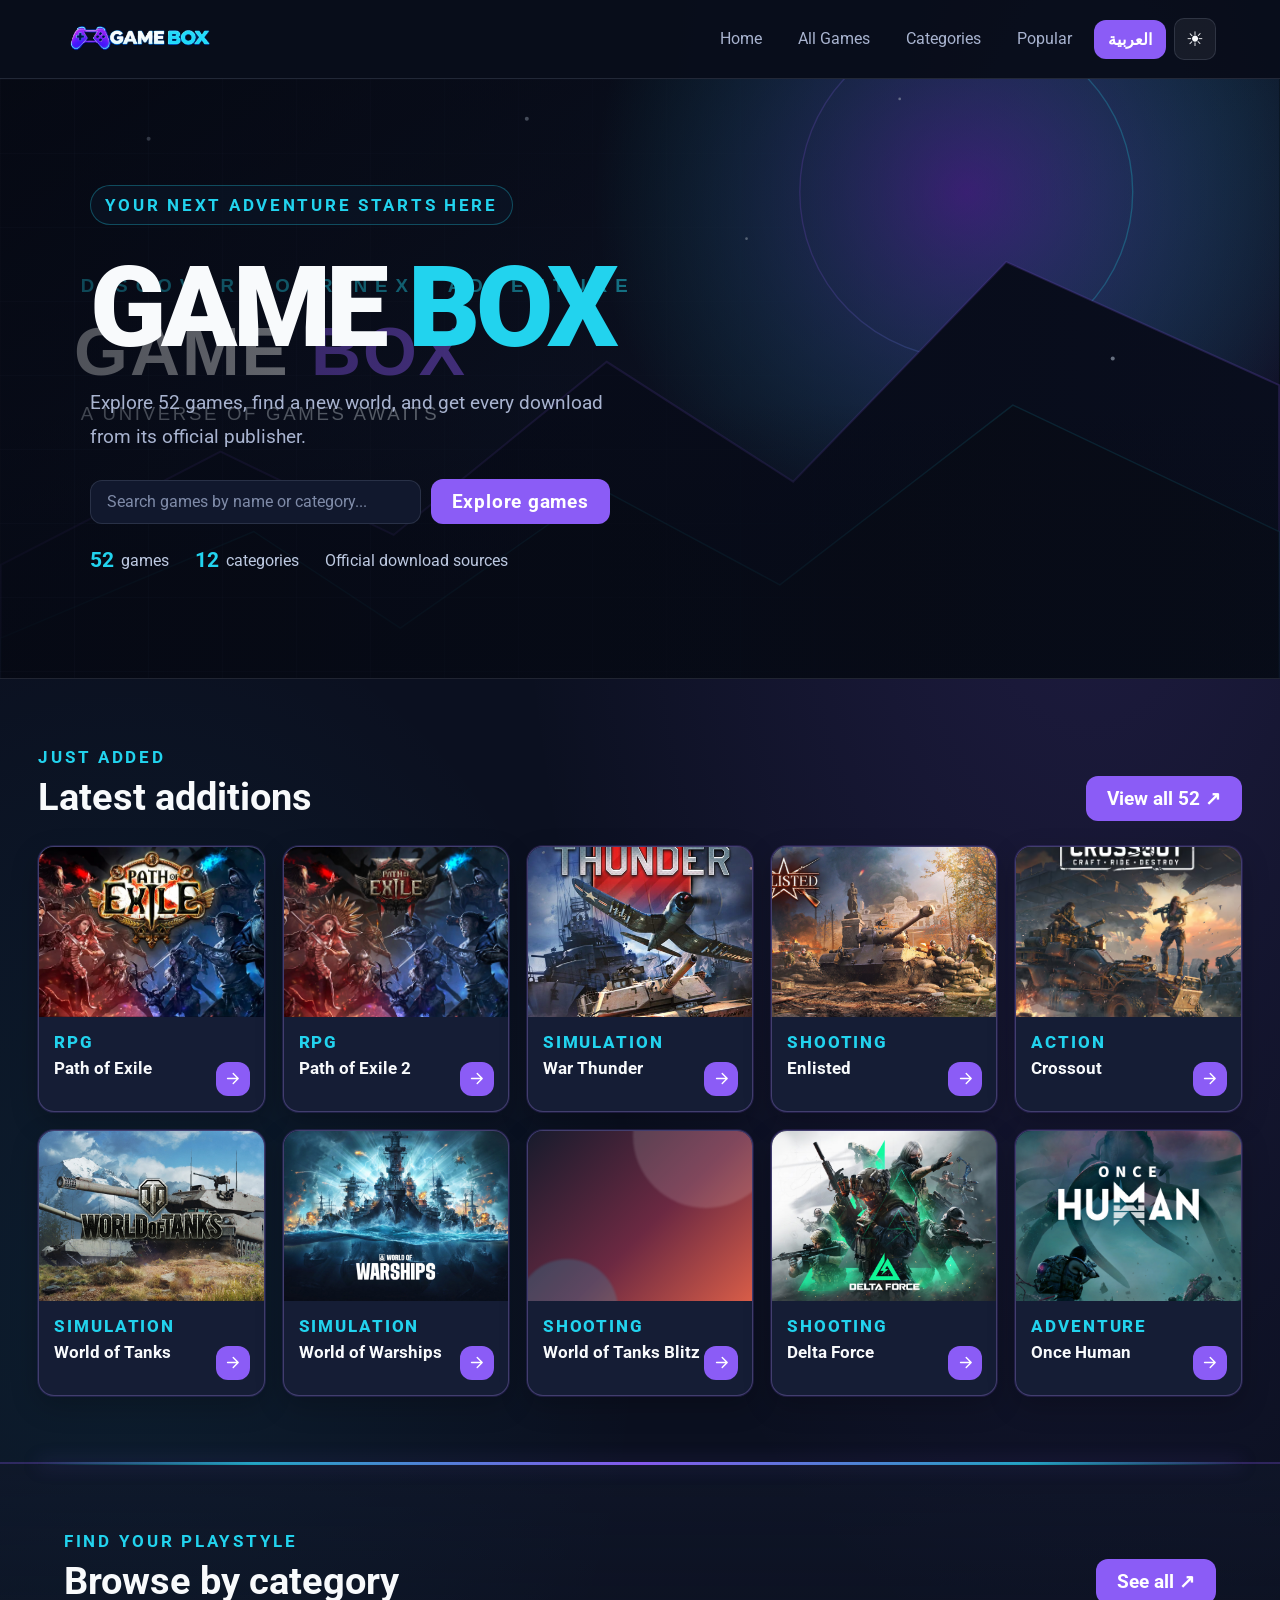
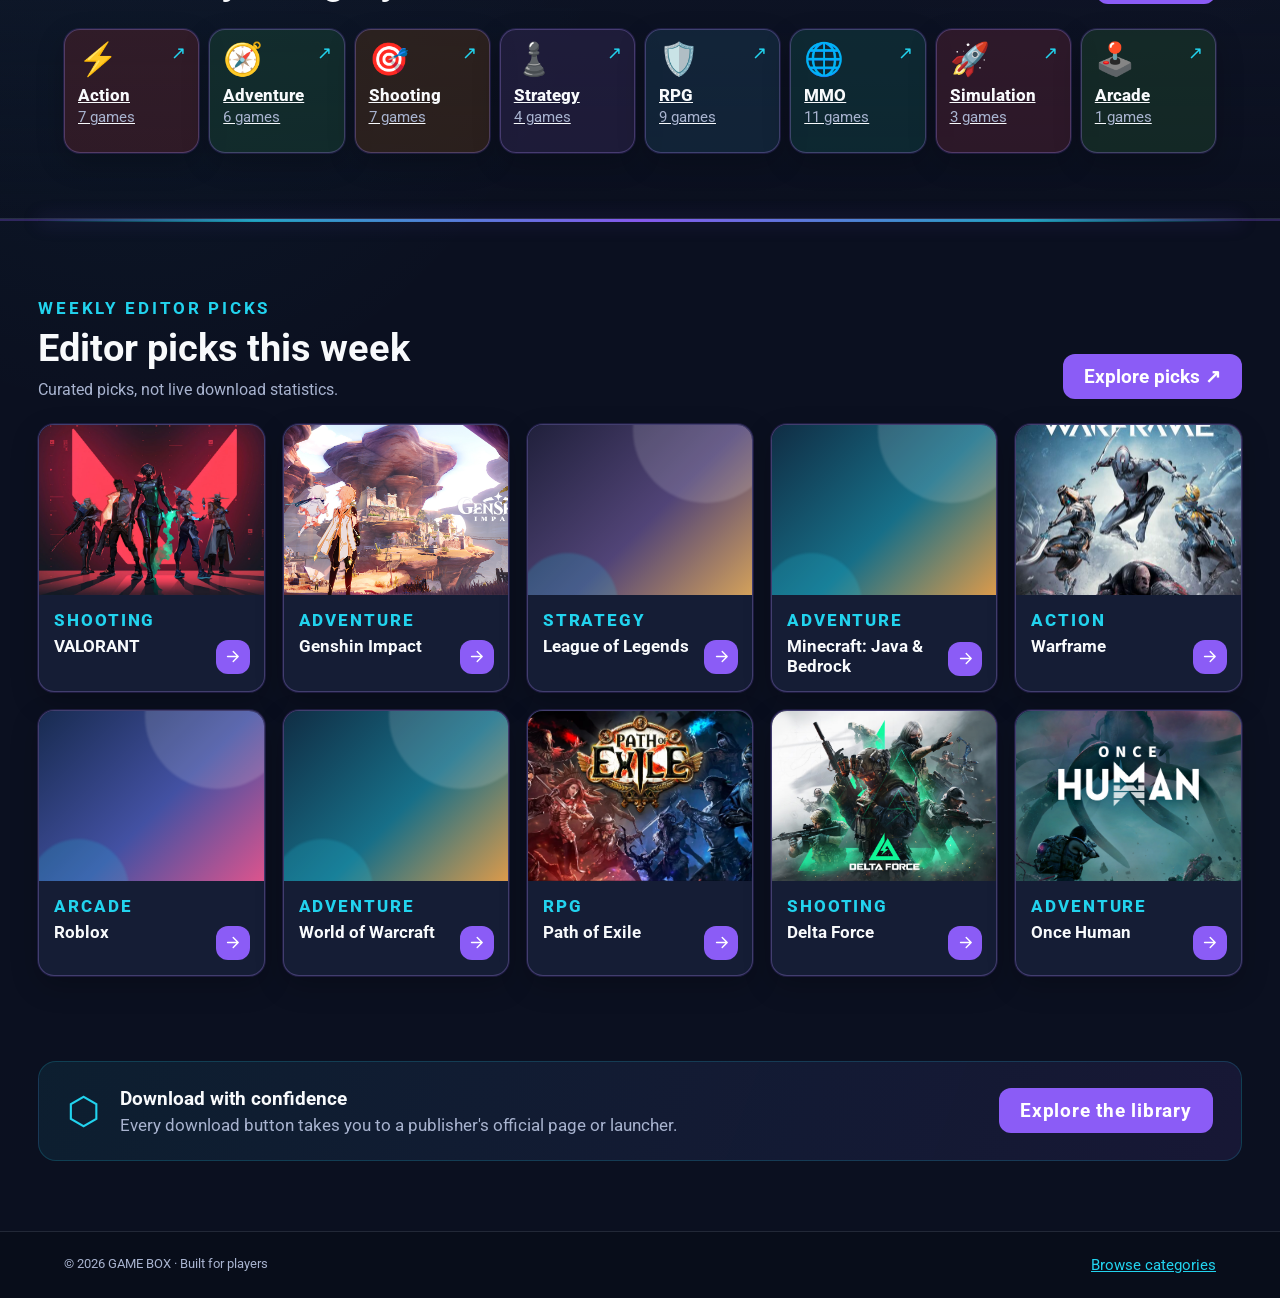
<file: index.html>
<!DOCTYPE html>
<html lang="en" dir="ltr">
<head>
    <meta charset="UTF-8">
    <meta name="viewport" content="width=device-width, initial-scale=1.0">
    <meta name="theme-color" content="#080D1A">
    <meta name="referrer" content="strict-origin-when-cross-origin">
    <title>GAME BOX | Discover Games</title>

    <link rel="preconnect" href="https://fonts.googleapis.com">
    <link rel="preconnect" href="https://fonts.gstatic.com" crossorigin>
    <link href="https://fonts.googleapis.com/css2?family=Roboto:wght@300;400;500;700;900&family=Cairo:wght@400;500;600;700;800;900&display=swap" rel="stylesheet">
    <link rel="stylesheet" href="style.css">
    <script src="theme.js" defer></script>
</head>
<body id="top">
    <header class="header">
        <a href="index.html#top" class="logo-link" aria-label="Game Box Home">
            <img class="logo" src="images/Badge.png" alt="Game Box Logo">
        </a>
        <nav class="header-links" aria-label="Main navigation">
            <a href="index.html#top" data-en="Home" data-ar="الرئيسية"></a>
            <a href="all-games.html" data-en="All Games" data-ar="كل الألعاب"></a>
            <a href="categories.html" data-en="Categories" data-ar="التصنيفات"></a>
            <a href="trending.html" data-en="Popular" data-ar="الأكثر شعبية"></a>
            <button id="languageToggle" class="language-toggle" type="button">العربية</button>
            <button class="theme-toggle" type="button" data-theme-toggle>☀</button>
        </nav>
    </header>

    <main>
        <section class="home-hero">
            <video class="hero-video" autoplay muted loop playsinline preload="auto" poster="images/hero-gaming.svg" aria-hidden="true"><source src="images/videos/gamebox-promo.mp4" type="video/mp4"></video>
            <div class="hero-shade" aria-hidden="true"></div>
            <div class="hero-grid-lines" aria-hidden="true"></div>

            <div class="hero-copy">
                <span class="welcome-text" data-en="YOUR NEXT ADVENTURE STARTS HERE" data-ar="مغامرتك القادمة تبدأ من هنا"></span>
                <h1 class="game-title">GAME <span>BOX</span></h1>
                <p class="hero-description" data-en="Explore 52 games, find a new world, and get every download from its official publisher." data-ar="اكتشف 52 لعبة، وابحث عن عالم جديد، ونزّل الألعاب من صفحات ناشريها الرسمية."></p>
                <form class="landing-page-search" id="homeSearchForm">
                    <input type="search" id="homeSearch" data-en="Search games by name or category..." data-ar="ابحث باسم اللعبة أو التصنيف..." data-placeholder aria-label="Search games">
                    <button class="btn" type="submit" data-en="Explore games" data-ar="تصفح الألعاب"></button>
                </form>
                <div class="hero-facts">
                    <span><b data-game-total>52</b> <i data-en="games" data-ar="لعبة"></i></span>
                    <span><b data-category-total>10</b> <i data-en="categories" data-ar="تصنيفات"></i></span>
                    <span data-en="Official download sources" data-ar="مصادر تنزيل رسمية"></span>
                </div>
            </div>
        </section>

        <section class="home-section" id="latestGamesSection">
            <div class="section-bar">
                <div>
                    <span class="section-kicker" data-en="JUST ADDED" data-ar="أضيفت حديثًا"></span>
                    <h2 data-en="Latest additions" data-ar="أحدث الإضافات"></h2>
                </div>
                <a class="text-link" href="all-games.html" data-en="View all 52 ↗" data-ar="عرض الـ 52 لعبة ↗"></a>
            </div>
            <div class="home-game-grid" id="latestGames" aria-live="polite"></div>
        </section>

        <section class="home-section categories-section" id="browseCategories">
            <div class="section-bar">
                <div>
                    <span class="section-kicker" data-en="FIND YOUR PLAYSTYLE" data-ar="اختر أسلوب لعبك"></span>
                    <h2 data-en="Browse by category" data-ar="تصفح حسب التصنيف"></h2>
                </div>
                <a class="text-link" href="categories.html" data-en="See all ↗" data-ar="عرض الكل ↗"></a>
            </div>
            <div class="home-category-grid" id="homeCategories"></div>
        </section>

        <section class="home-section weekly-section" id="weekly">
            <div class="section-bar">
                <div>
                    <span class="section-kicker" data-en="WEEKLY EDITOR PICKS" data-ar="اختيارات الأسبوع"></span>
                    <h2 data-en="Editor picks this week" data-ar="اختيارات المحرر لهذا الأسبوع"></h2>
                    <p class="section-note" data-en="Curated picks, not live download statistics." data-ar="اختيارات تحريرية وليست إحصاءات تنزيل مباشرة."></p>
                </div>
                <a class="text-link" href="trending.html" data-en="Explore picks ↗" data-ar="اكتشف الاختيارات ↗"></a>
            </div>
            <div class="home-game-grid" id="weeklyGames" aria-live="polite"></div>
        </section>

        <section class="trust-strip">
            <span class="trust-icon" aria-hidden="true">⬡</span>
            <div>
                <strong data-en="Download with confidence" data-ar="نزّل بثقة"></strong>
                <p data-en="Every download button takes you to a publisher's official page or launcher." data-ar="كل زر تنزيل يفتح صفحة الناشر الرسمية أو مشغّله."></p>
            </div>
            <a href="all-games.html" class="btn" data-en="Explore the library" data-ar="تصفح المكتبة"></a>
        </section>
    </main>

    <footer class="footer">
        <p>© 2026 GAME BOX · <span data-en="Built for players" data-ar="مصمم للاعبين"></span></p>
        <a href="categories.html" data-en="Browse categories" data-ar="تصفح التصنيفات"></a>
    </footer>

    <script src="analytics-config.js" defer></script>
    <script src="app.js" defer></script>
</body>
</html>
</file>
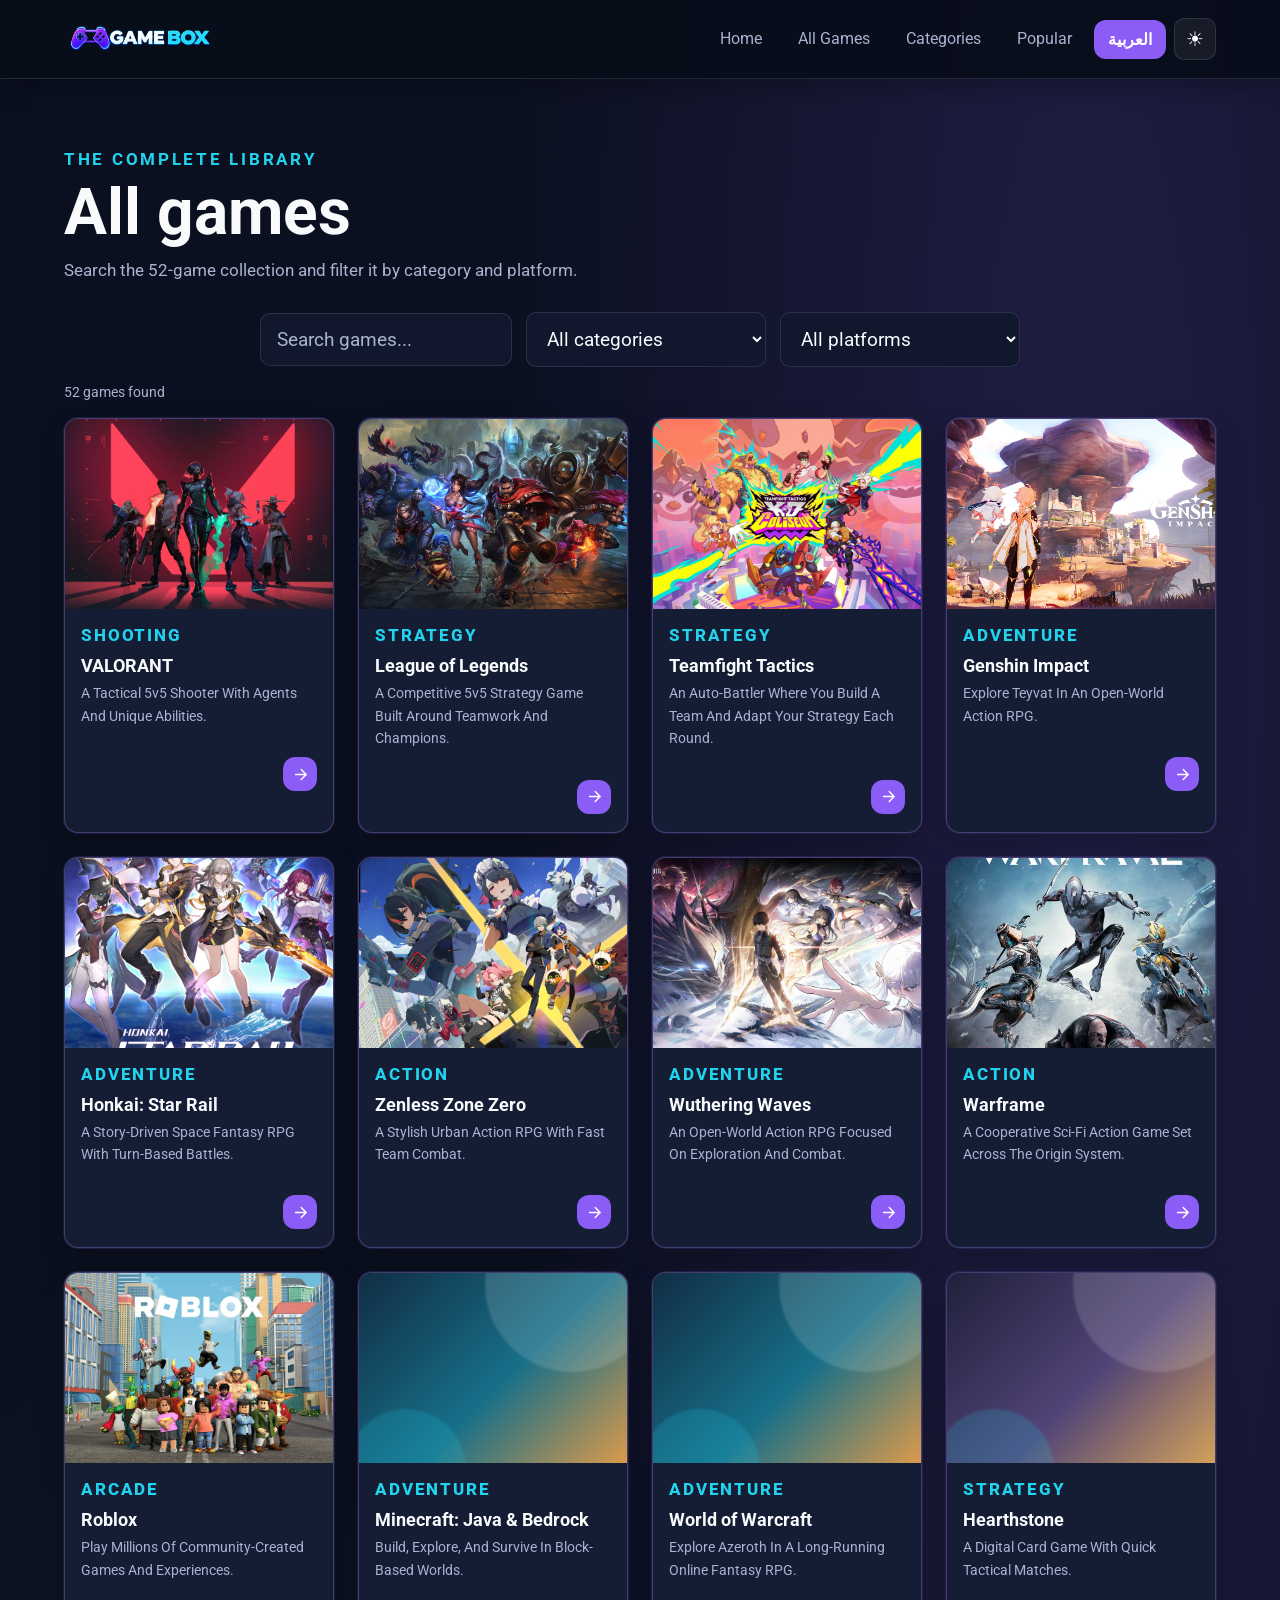
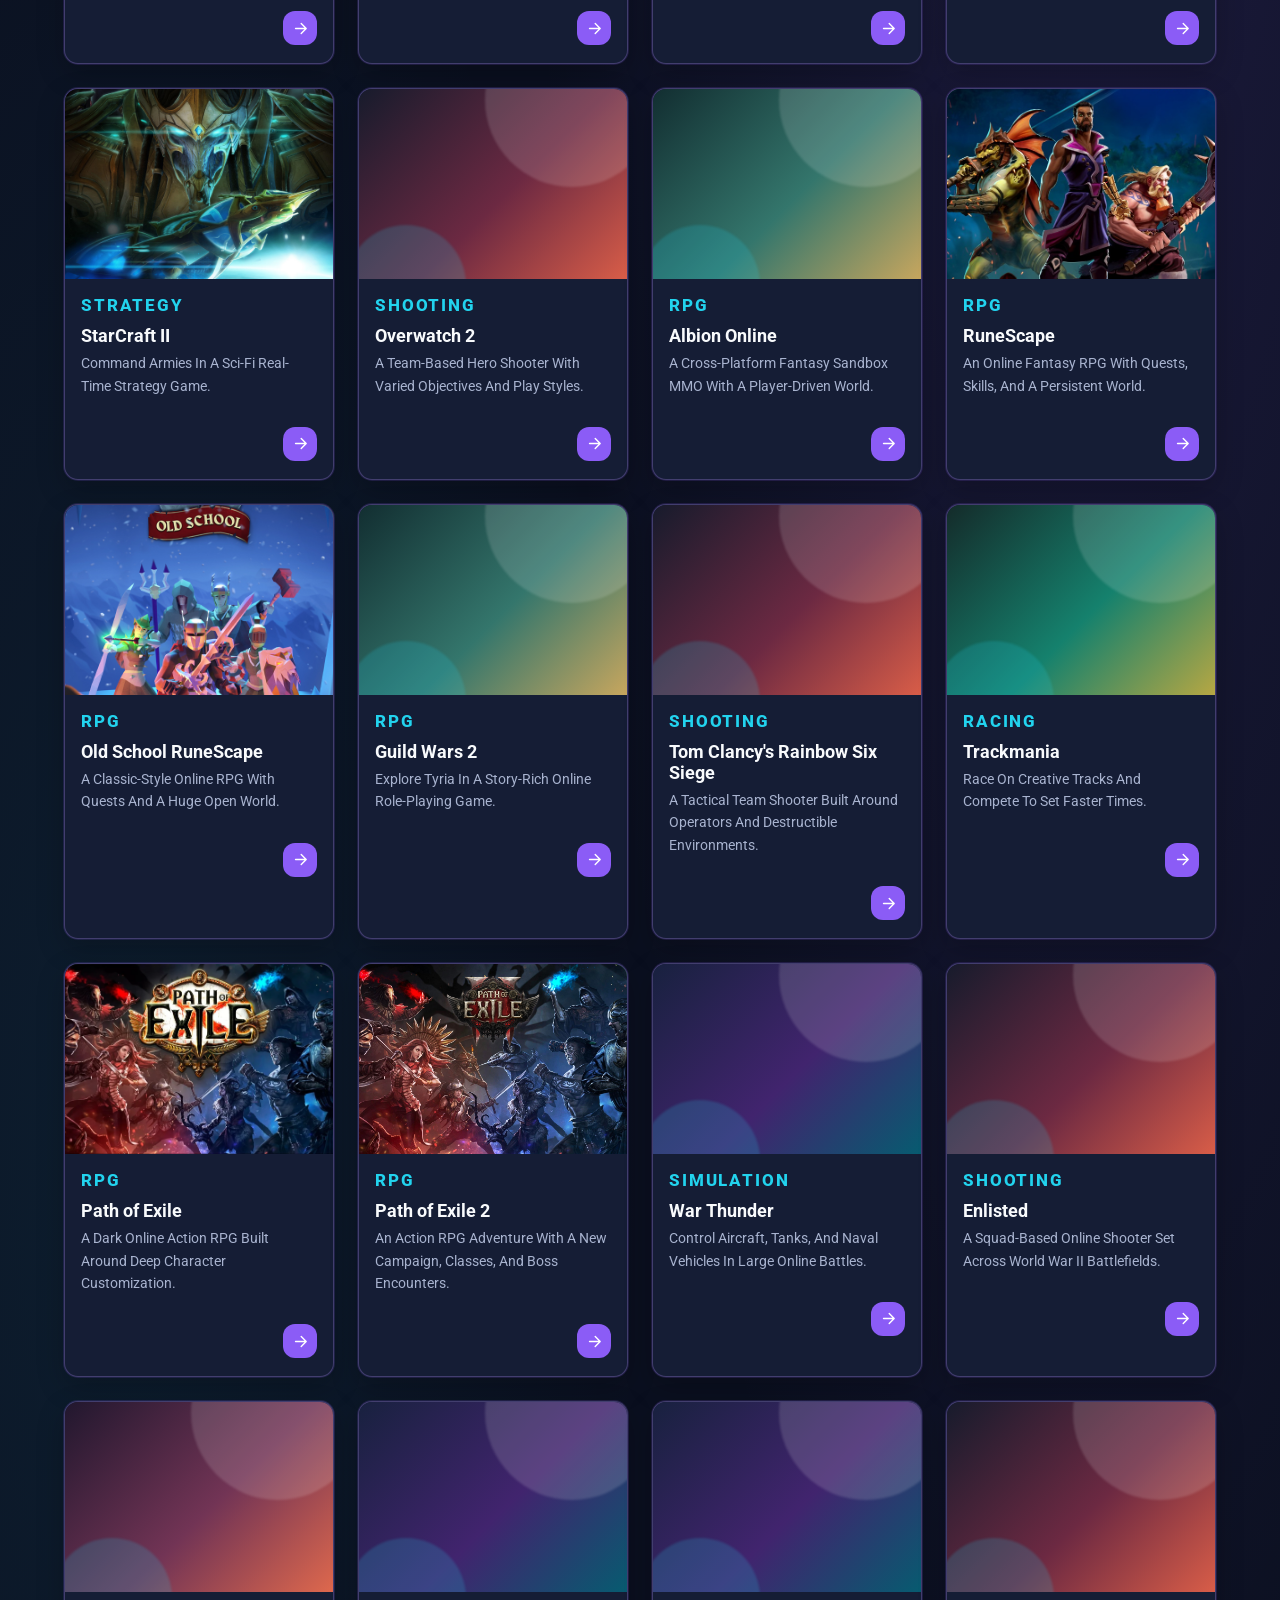
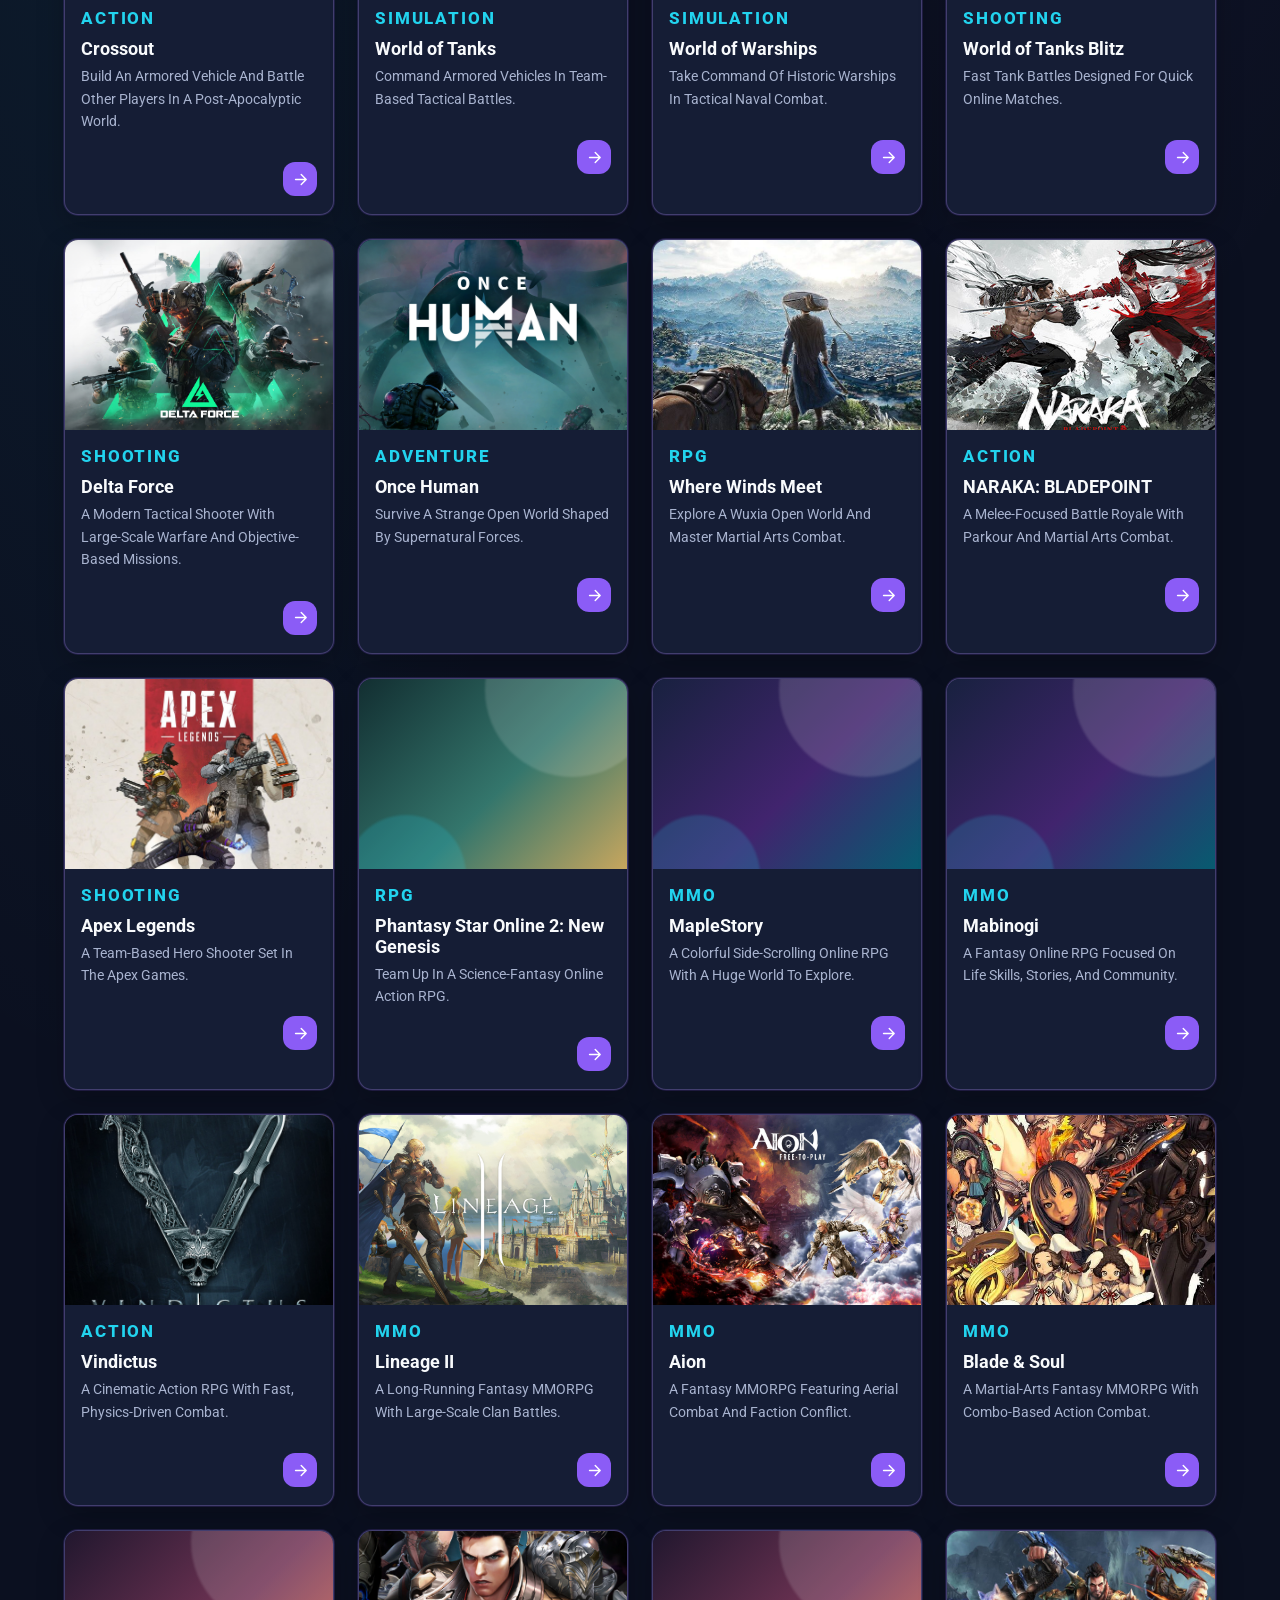
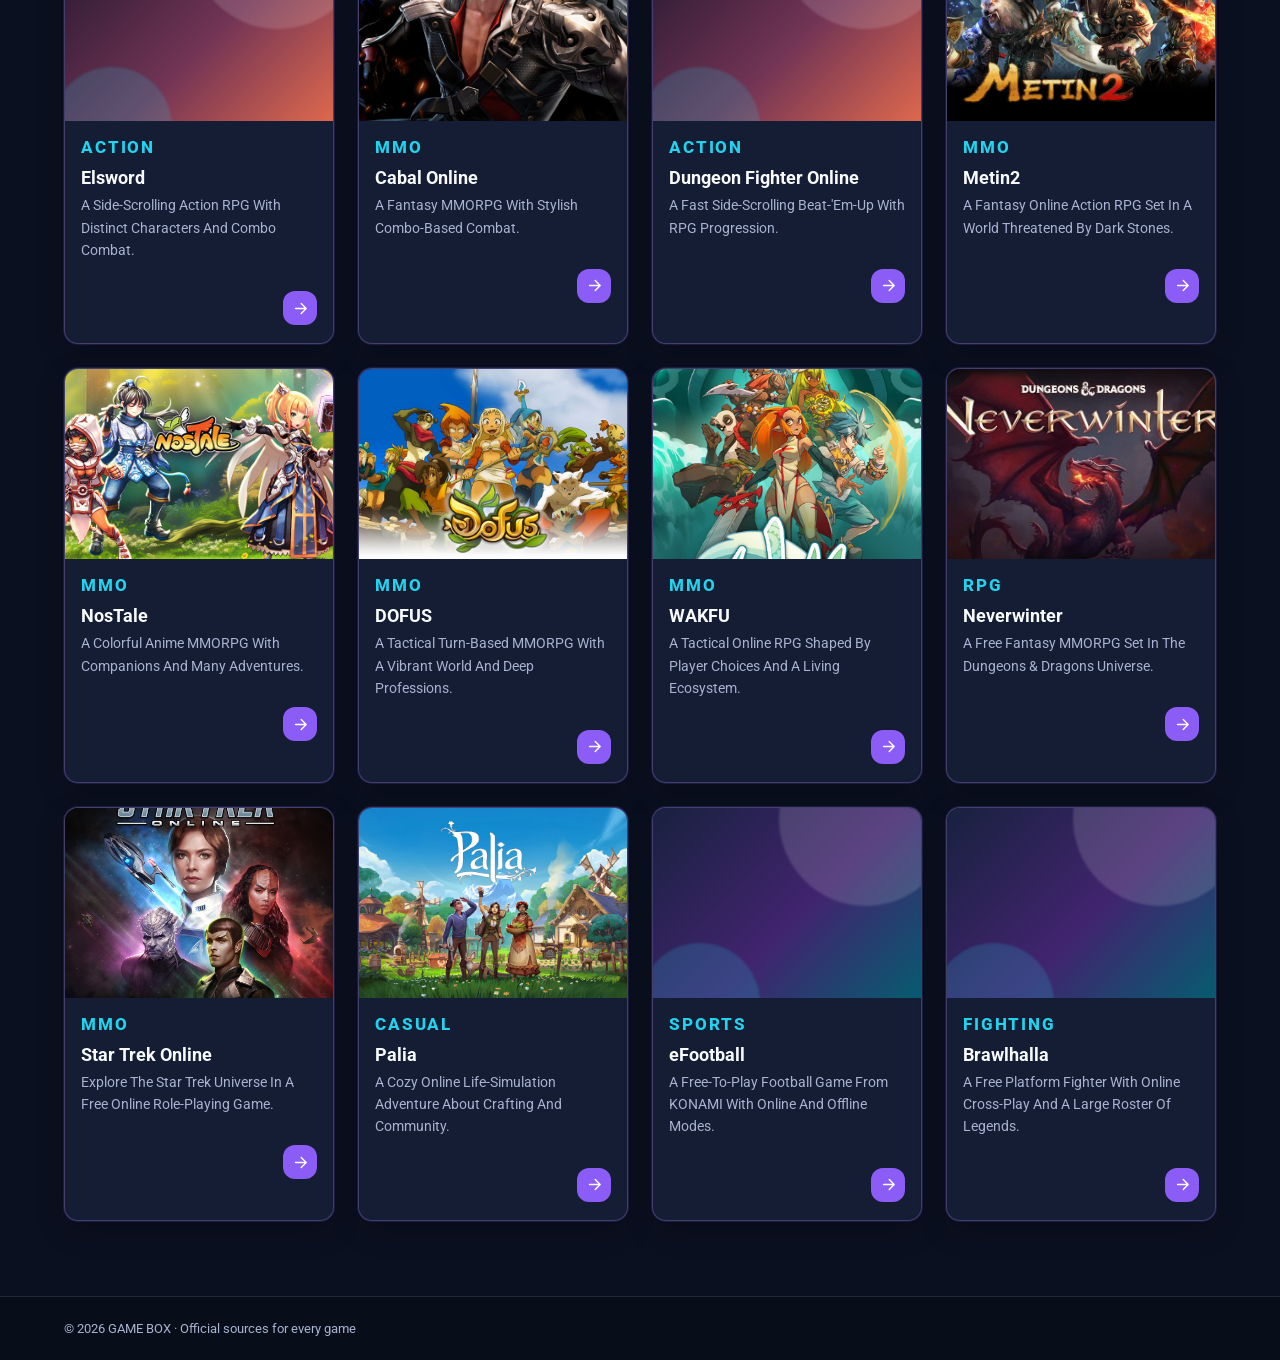
<file: all-games.html>
<!DOCTYPE html><html lang="en" dir="ltr"><head><meta charset="UTF-8"><meta name="viewport" content="width=device-width, initial-scale=1.0"><meta name="theme-color" content="#080D1A"><title>All Games | GAME BOX</title>
<link rel="preconnect" href="https://fonts.googleapis.com"><link rel="preconnect" href="https://fonts.gstatic.com" crossorigin><link href="https://fonts.googleapis.com/css2?family=Roboto:wght@300;400;500;700;900&family=Cairo:wght@400;500;600;700;800;900&display=swap" rel="stylesheet"><link rel="stylesheet" href="style.css"><link rel="stylesheet" href="all-games.css">    <script src="theme.js" defer></script>
</head><body id="top"><header class="header">
    <a href="index.html#top" class="logo-link" aria-label="Game Box Home"><img class="logo" src="images/Badge.png" alt="Game Box Logo"></a>
    <nav class="header-links" aria-label="Main navigation">
        <a href="index.html#top" data-en="Home" data-ar="الرئيسية"></a>
        <a href="all-games.html" data-en="All Games" data-ar="كل الألعاب"></a>
        <a href="categories.html" data-en="Categories" data-ar="التصنيفات"></a>
        <a href="trending.html" data-en="Popular" data-ar="الأكثر شعبية"></a>
        <button id="languageToggle" class="language-toggle" type="button">العربية</button>
            <button class="theme-toggle" type="button" data-theme-toggle>☀</button>
    </nav>
</header><main class="container"><section class="page-hero"><span class="section-kicker" data-en="THE COMPLETE LIBRARY" data-ar="المكتبة الكاملة"></span><h1 data-en="All games" data-ar="كل الألعاب"></h1><p data-en="Search the 52-game collection and filter it by category and platform." data-ar="ابحث في مكتبة الألعاب الـ 52 وصفّها حسب التصنيف والمنصة."></p></section><section class="listing-section"><div class="games-controls"><input type="search" id="gameSearch" data-en="Search games..." data-ar="ابحث عن لعبة..." data-placeholder aria-label="Search games"><select id="genreFilter" aria-label="Filter by category"></select><select id="platformFilter" aria-label="Filter by platform"></select></div><p class="results-count" id="resultsCount" aria-live="polite"></p><div class="games-grid" id="gamesGrid" aria-live="polite"></div><p id="noGamesMessage" hidden data-en="No games match your search." data-ar="لا توجد ألعاب تطابق بحثك."></p></section></main><footer class="footer"><p>© 2026 GAME BOX · <span data-en="Official sources for every game" data-ar="مصادر رسمية لكل لعبة"></span></p></footer><script src="analytics-config.js" defer></script><script src="app.js" defer></script></body></html>
</file>
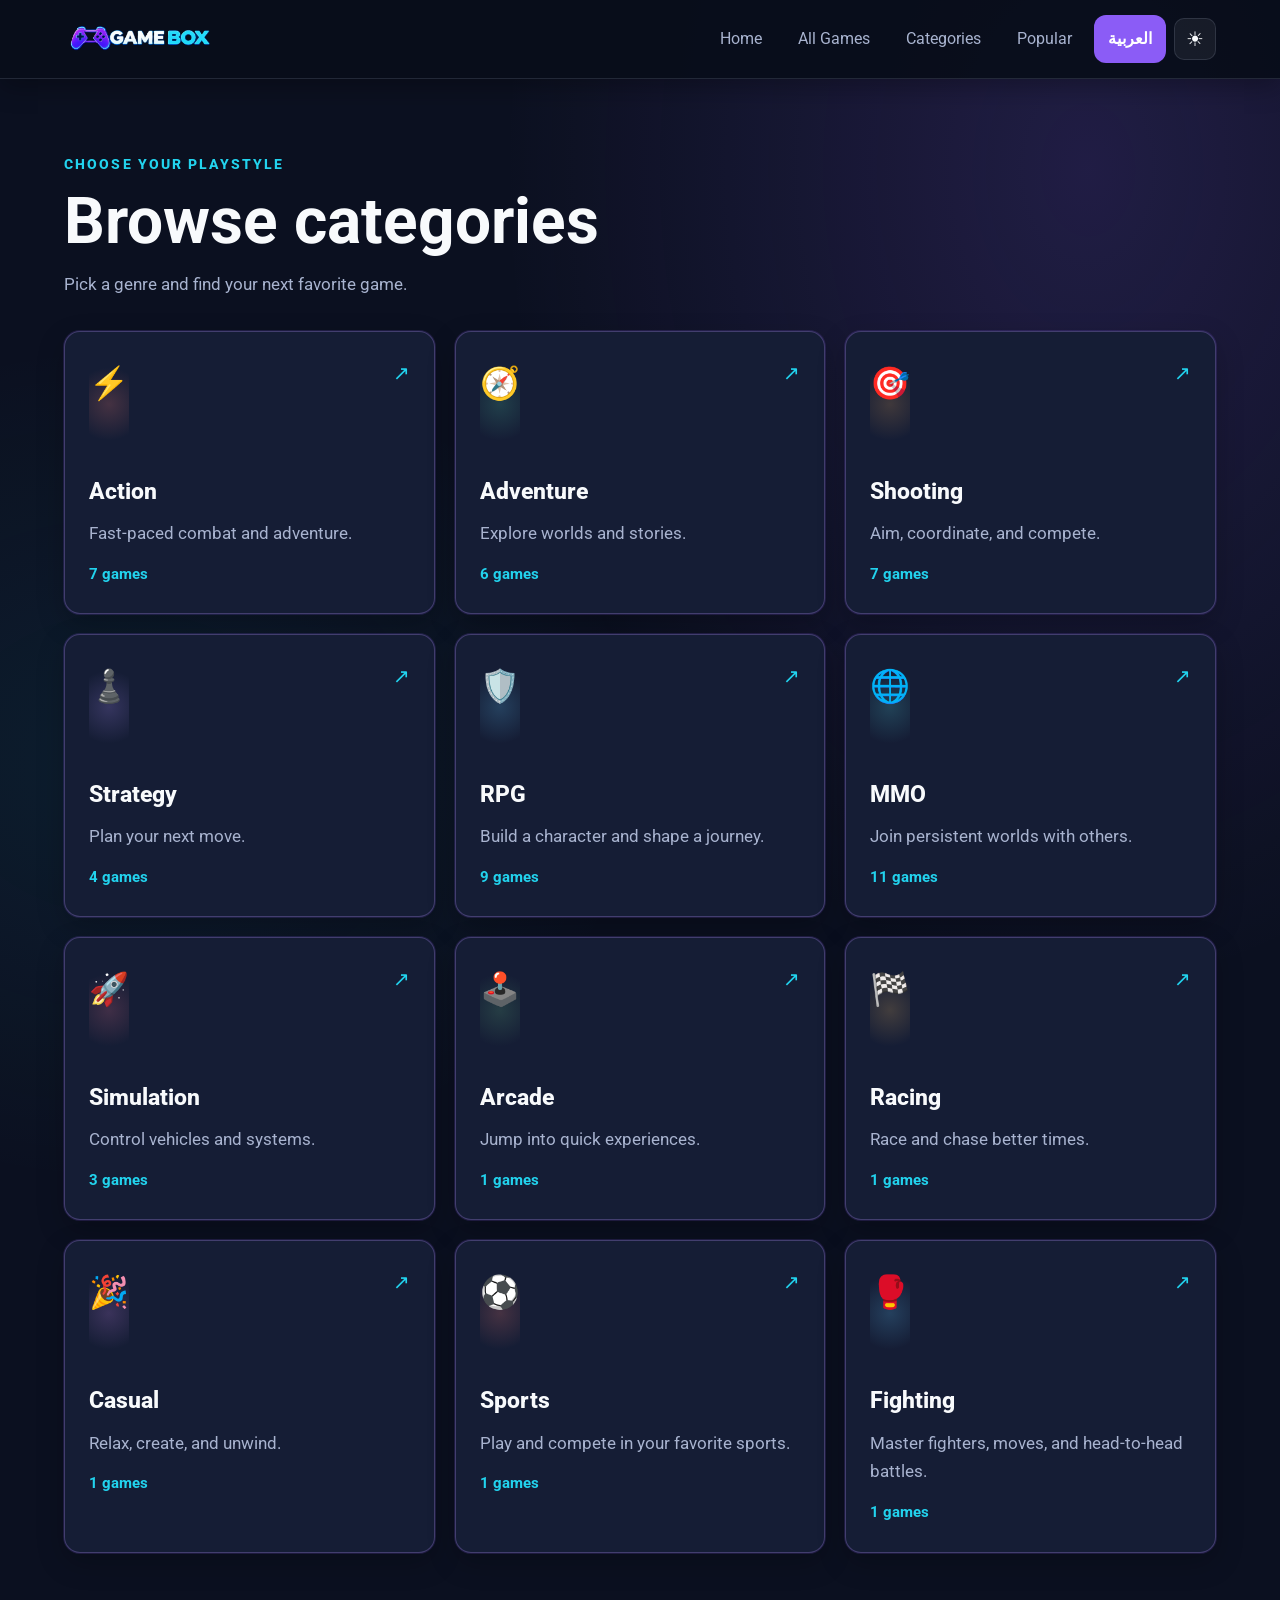
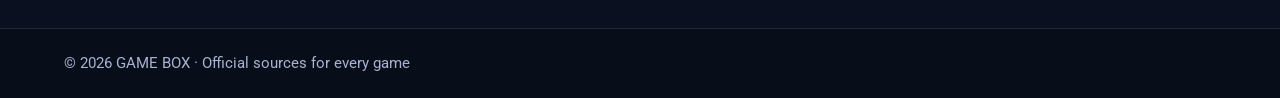
<file: categories.html>
<!DOCTYPE html><html lang="en" dir="ltr"><head><meta charset="UTF-8"><meta name="viewport" content="width=device-width, initial-scale=1.0"><meta name="theme-color" content="#080D1A"><title>Categories | GAME BOX</title>
<link rel="preconnect" href="https://fonts.googleapis.com"><link rel="preconnect" href="https://fonts.gstatic.com" crossorigin><link href="https://fonts.googleapis.com/css2?family=Roboto:wght@300;400;500;700;900&family=Cairo:wght@400;500;600;700;800;900&display=swap" rel="stylesheet"><link rel="stylesheet" href="style.css"><link rel="stylesheet" href="categories.css">    <script src="theme.js" defer></script>
</head><body id="top"><header class="header">
    <a href="index.html#top" class="logo-link" aria-label="Game Box Home"><img class="logo" src="images/Badge.png" alt="Game Box Logo"></a>
    <nav class="header-links" aria-label="Main navigation">
        <a href="index.html#top" data-en="Home" data-ar="الرئيسية"></a>
        <a href="all-games.html" data-en="All Games" data-ar="كل الألعاب"></a>
        <a href="categories.html" data-en="Categories" data-ar="التصنيفات"></a>
        <a href="trending.html" data-en="Popular" data-ar="الأكثر شعبية"></a>
        <button id="languageToggle" class="language-toggle" type="button">العربية</button>
            <button class="theme-toggle" type="button" data-theme-toggle>☀</button>
    </nav>
</header><main class="container"><section class="page-hero"><span class="section-kicker" data-en="CHOOSE YOUR PLAYSTYLE" data-ar="اختر أسلوب لعبك"></span><h1 data-en="Browse categories" data-ar="تصفح التصنيفات"></h1><p data-en="Pick a genre and find your next favorite game." data-ar="اختر تصنيفًا وابحث عن لعبتك المفضلة التالية."></p></section><section class="listing-section"><div class="categories-grid" id="categoriesGrid"></div></section></main><footer class="footer"><p>© 2026 GAME BOX · <span data-en="Official sources for every game" data-ar="مصادر رسمية لكل لعبة"></span></p></footer><script src="analytics-config.js" defer></script><script src="app.js" defer></script></body></html>
</file>
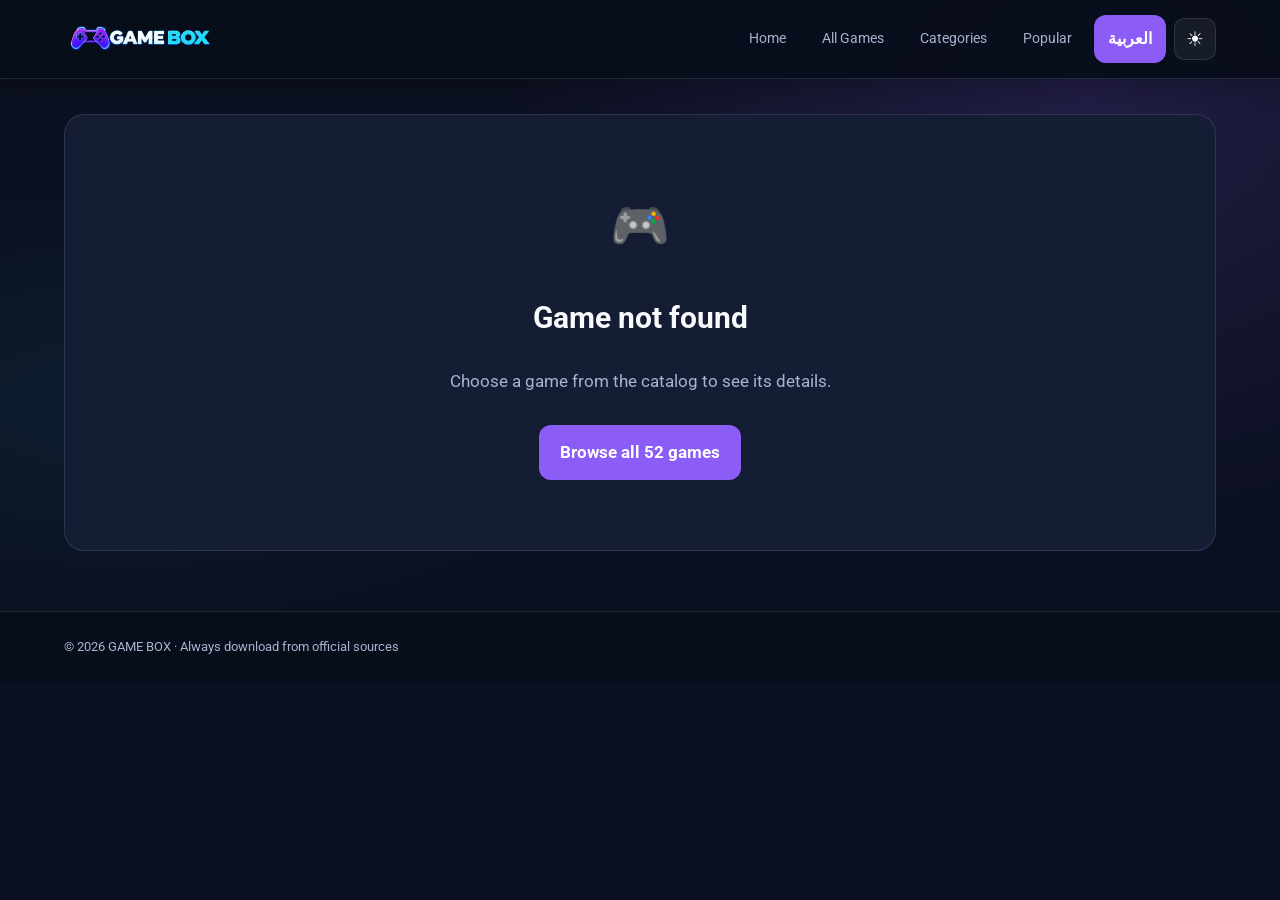
<file: game-details.html>
<!DOCTYPE html><html lang="en" dir="ltr"><head><meta charset="UTF-8"><meta name="viewport" content="width=device-width, initial-scale=1.0"><meta name="theme-color" content="#080D1A"><meta name="referrer" content="strict-origin-when-cross-origin"><title>Game details | GAME BOX</title><link rel="preconnect" href="https://fonts.googleapis.com"><link rel="preconnect" href="https://fonts.gstatic.com" crossorigin><link href="https://fonts.googleapis.com/css2?family=Roboto:wght@300;400;500;700;900&family=Cairo:wght@400;500;600;700;800;900&display=swap" rel="stylesheet"><link rel="stylesheet" href="style.css"><link rel="stylesheet" href="game-details.css">    <script src="theme.js" defer></script>
</head><body id="top"><header class="header">
    <a href="index.html#top" class="logo-link" aria-label="Game Box Home"><img class="logo" src="images/Badge.png" alt="Game Box Logo"></a>
    <nav class="header-links" aria-label="Main navigation">
        <a href="index.html#top" data-en="Home" data-ar="الرئيسية"></a>
        <a href="all-games.html" data-en="All Games" data-ar="كل الألعاب"></a>
        <a href="categories.html" data-en="Categories" data-ar="التصنيفات"></a>
        <a href="trending.html" data-en="Popular" data-ar="الأكثر شعبية"></a>
        <button id="languageToggle" class="language-toggle" type="button">العربية</button>
            <button class="theme-toggle" type="button" data-theme-toggle>☀</button>
    </nav>
</header><main class="page-wrap" id="gameDetails" aria-live="polite"><p class="loading-message">Loading game details…</p></main><footer class="footer"><p>© 2026 GAME BOX · <span data-en="Always download from official sources" data-ar="نزّل دائمًا من المصادر الرسمية"></span></p></footer><script src="analytics-config.js" defer></script><script src="app.js" defer></script></body></html>
</file>
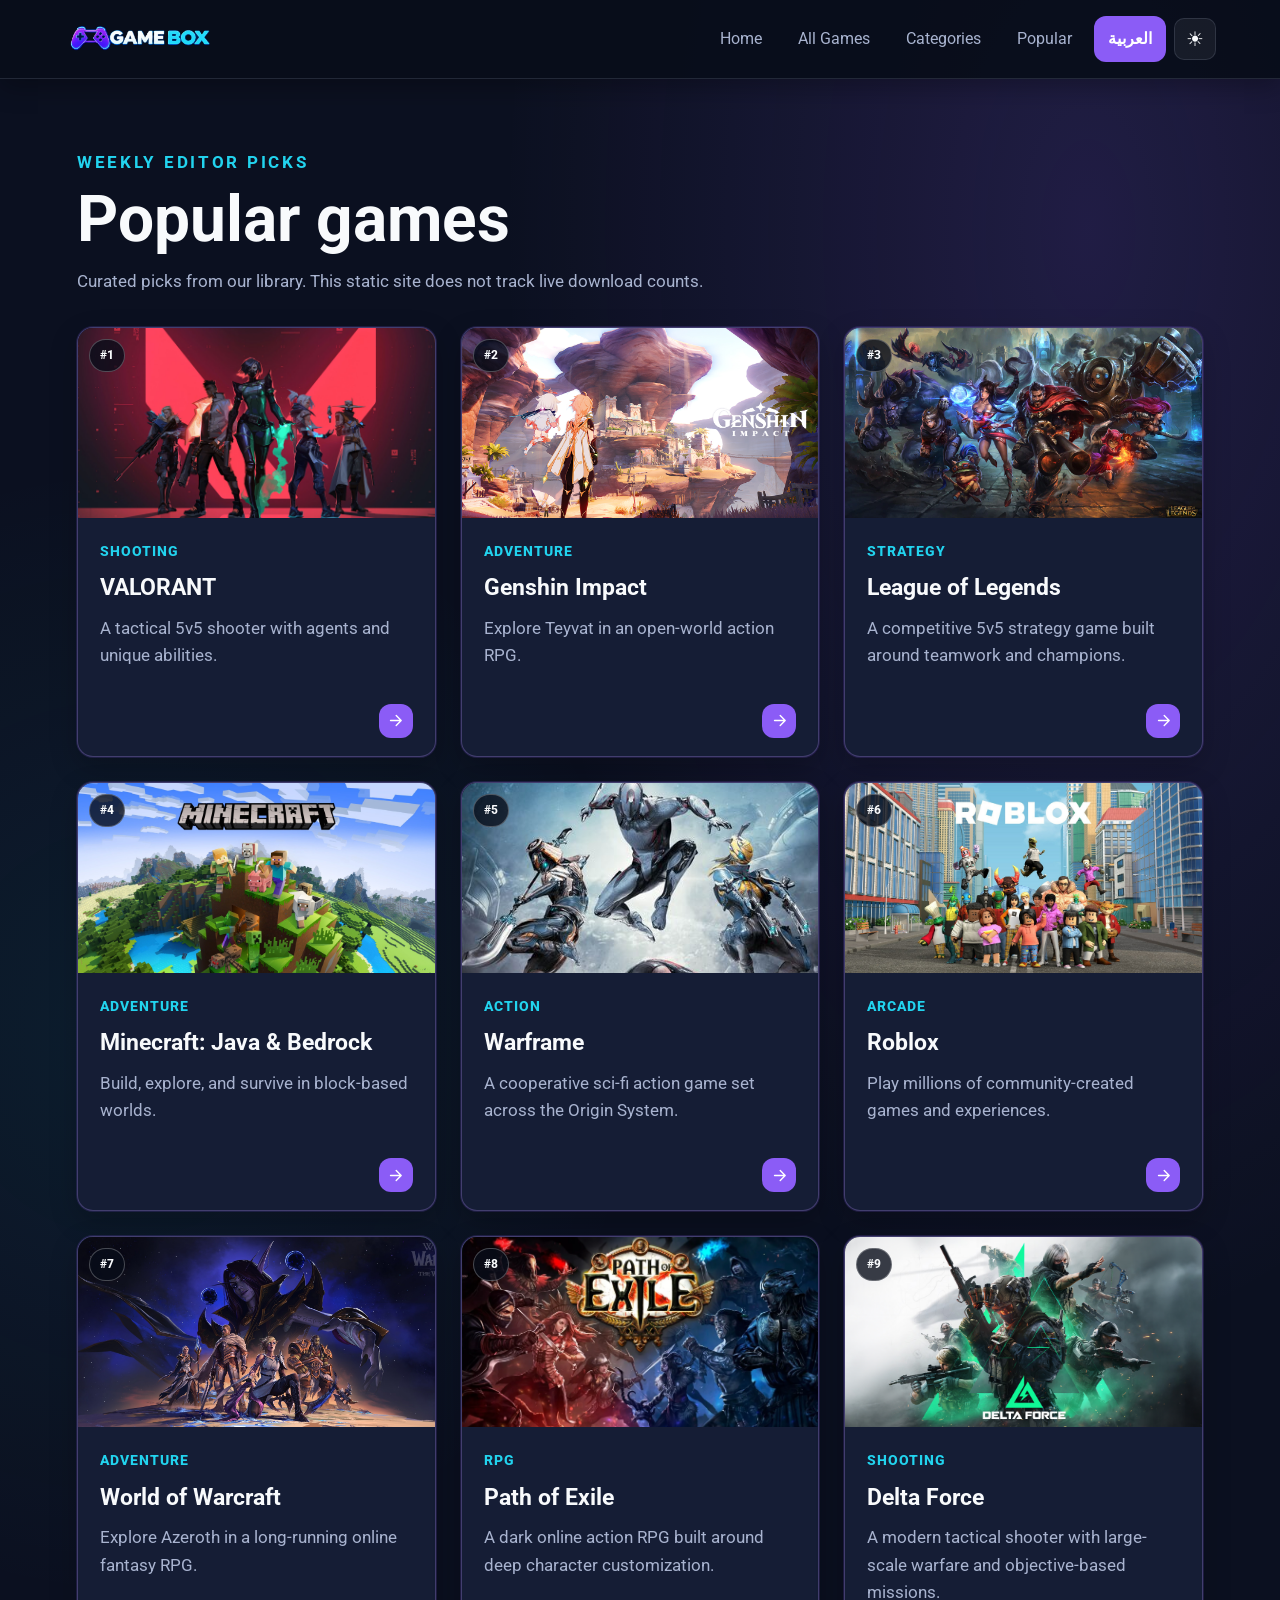
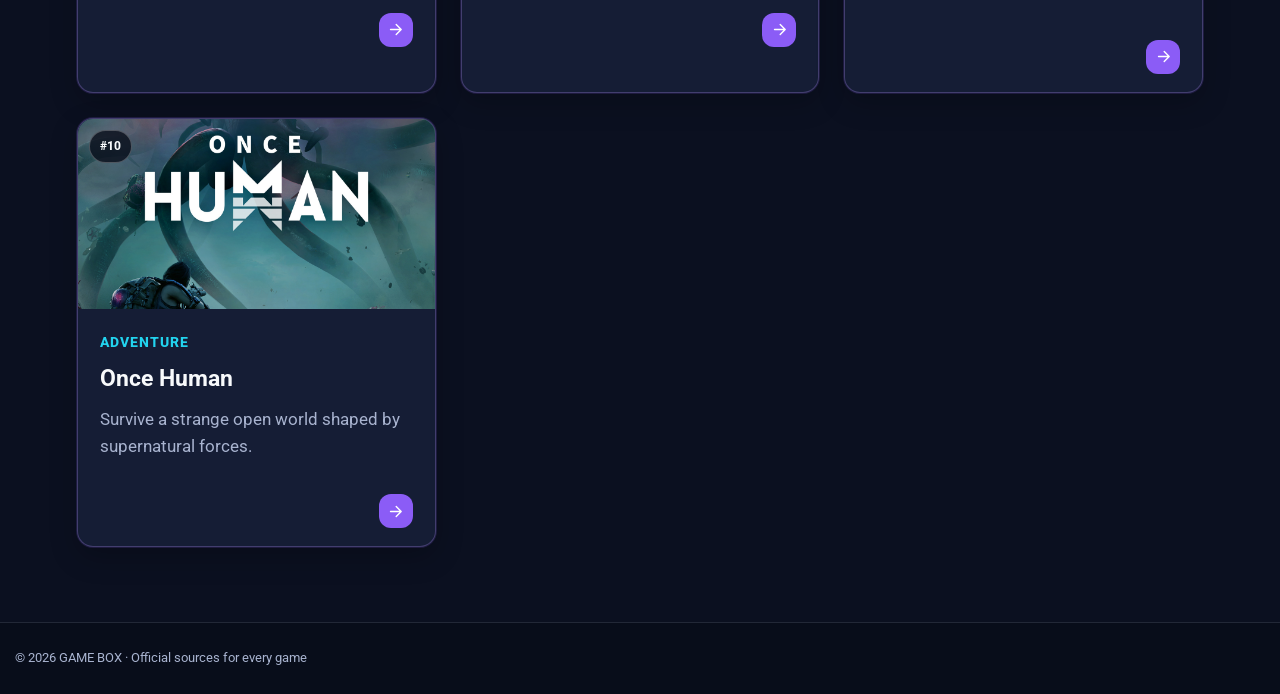
<file: trending.html>
<!DOCTYPE html><html lang="en" dir="ltr"><head><meta charset="UTF-8"><meta name="viewport" content="width=device-width, initial-scale=1.0"><meta name="theme-color" content="#080D1A"><title>Popular Games | GAME BOX</title>
<link rel="preconnect" href="https://fonts.googleapis.com"><link rel="preconnect" href="https://fonts.gstatic.com" crossorigin><link href="https://fonts.googleapis.com/css2?family=Roboto:wght@300;400;500;700;900&family=Cairo:wght@400;500;600;700;800;900&display=swap" rel="stylesheet"><link rel="stylesheet" href="style.css"><link rel="stylesheet" href="trending.css">    <script src="theme.js" defer></script>
</head><body id="top"><header class="header">
    <a href="index.html#top" class="logo-link" aria-label="Game Box Home"><img class="logo" src="images/Badge.png" alt="Game Box Logo"></a>
    <nav class="header-links" aria-label="Main navigation">
        <a href="index.html#top" data-en="Home" data-ar="الرئيسية"></a>
        <a href="all-games.html" data-en="All Games" data-ar="كل الألعاب"></a>
        <a href="categories.html" data-en="Categories" data-ar="التصنيفات"></a>
        <a href="trending.html" data-en="Popular" data-ar="الأكثر شعبية"></a>
        <button id="languageToggle" class="language-toggle" type="button">العربية</button>
            <button class="theme-toggle" type="button" data-theme-toggle>☀</button>
    </nav>
</header><main class="container"><section class="page-hero"><span class="section-kicker" data-en="WEEKLY EDITOR PICKS" data-ar="اختيارات الأسبوع"></span><h1 data-en="Popular games" data-ar="الألعاب الشائعة"></h1><p data-en="Curated picks from our library. This static site does not track live download counts." data-ar="اختيارات من مكتبتنا. هذا الموقع الثابت لا يتتبع أعداد التنزيل الفعلية."></p></section><section class="listing-section"><div class="games-grid" id="trendingGames" aria-live="polite"></div></section></main><footer class="footer"><p>© 2026 GAME BOX · <span data-en="Official sources for every game" data-ar="مصادر رسمية لكل لعبة"></span></p></footer><script src="analytics-config.js" defer></script><script src="app.js" defer></script></body></html>
</file>
<file: style.css>
:root {
    --color-bg: #0B1020;
    --color-bg-soft: #11182D;
    --color-header: #080D1A;
    --color-card: #151D35;
    --color-card-hover: #202B49;
    --color-text: #F8FAFC;
    --color-muted: #A8B3CF;
    --color-primary: #8B5CF6;
    --color-primary-hover: #7544E8;
    --color-accent: #22D3EE;
    --color-border: rgba(168, 179, 207, 0.16);
    --color-shadow: rgba(0, 0, 0, 0.28);
}

:root[data-theme="light"] {
    color-scheme: light;
    --color-bg: #F3F6FC;
    --color-bg-soft: #E9EEF8;
    --color-header: #FFFFFF;
    --color-card: #FFFFFF;
    --color-card-hover: #F7F8FF;
    --color-text: #172033;
    --color-muted: #58647B;
    --color-primary: #7045D8;
    --color-primary-hover: #5E36C4;
    --color-accent: #007F98;
    --color-border: rgba(34, 49, 77, 0.16);
    --color-shadow: rgba(31, 45, 72, 0.12);
    --bg: #F3F6FC;
    --bg-soft: #E9EEF8;
    --header: #FFFFFF;
    --card: #FFFFFF;
    --card-hover: #F7F8FF;
    --text: #172033;
    --muted: #58647B;
    --primary: #7045D8;
    --accent: #007F98;
    --border: rgba(34, 49, 77, 0.16);
    --shadow: rgba(31, 45, 72, 0.12);
}

* {
    box-sizing: border-box;
}

html {
    min-height: 100%;
    scroll-behavior: smooth;
    background: var(--color-bg);
}

body {
    margin: 0;
    min-height: 100vh;
    font-family: "Roboto", sans-serif;
    color: var(--color-text);
    background:
        radial-gradient(ellipse at 85% 10%, rgba(139, 92, 246, 0.17), transparent 38%),
        radial-gradient(ellipse at 10% 45%, rgba(34, 211, 238, 0.07), transparent 32%),
        var(--color-bg);
}

a {
    color: inherit;
}

.header {
    display: flex;
    justify-content: space-between;
    align-items: center;
    gap: 24px;
    padding: 14px 5%;
    background: rgba(8, 13, 26, 0.94);
    border-bottom: 1px solid var(--color-border);
    box-shadow: 0 8px 24px var(--color-shadow);
    box-sizing: border-box;
}

.logo-link {
    display: inline-flex;
    align-items: center;
    flex-shrink: 0;
    line-height: 0;
}

.logo {
    display: block;
    width: 150px;
    max-width: 100%;
    height: auto;
}

.header-links {
    display: flex;
    align-items: center;
    justify-content: flex-end;
    flex-wrap: wrap;
    gap: 8px;
}

.header-links a {
    display: inline-flex;
    align-items: center;
    justify-content: center;
    color: var(--color-muted);
    font-family: "Roboto", sans-serif;
    font-size: 14px;
    font-weight: 400;
    line-height: 1.4;
    padding: 10px 14px;
    text-decoration: none;
    white-space: nowrap;
    border-radius: 12px;
    transition:
        color 0.25s ease,
        background-color 0.25s ease;
}

.header-links a:hover,
.header-links a:focus-visible,
.header-links a.active {
    color: var(--color-text);
    background: rgba(139, 92, 246, 0.18);
    outline: none;
}

.btn {
    display: inline-flex;
    align-items: center;
    justify-content: center;
    min-height: 42px;
    padding: 10px 20px;
    color: #FFFFFF;
    font: inherit;
    font-weight: 700;
    letter-spacing: 0.04em;
    text-decoration: none;
    background: var(--color-primary);
    border: 1px solid transparent;
    border-radius: 12px;
    cursor: pointer;
    transition:
        background-color 0.25s ease,
        color 0.25s ease,
        transform 0.25s ease,
        box-shadow 0.25s ease;
}

.btn:hover,
.btn:focus-visible {
    color: #07131C;
    background: var(--color-accent);
    box-shadow: 0 8px 24px rgba(34, 211, 238, 0.18);
    transform: translateY(-1px);
    outline: none;
}

.landing-page {
    display: flex;
    align-items: center;
    min-height: 370px;
    padding: 75px 7%;
    background: linear-gradient(
        115deg,
        rgba(17, 24, 45, 0.96),
        rgba(21, 29, 53, 0.55) 58%,
        rgba(139, 92, 246, 0.10)
    );
    border-bottom: 1px solid var(--color-border);
}

.landing-page-left-section {
    width: 560px;
    max-width: 100%;
}

.welcome-text,
.section-kicker {
    color: var(--color-accent);
    font-size: 13px;
    font-weight: 700;
    letter-spacing: 0.16em;
}

.game-title {
    margin: 14px 0;
    color: var(--color-text);
    font-size: clamp(42px, 6vw, 68px);
    font-weight: 900;
    line-height: 1.05;
    letter-spacing: -0.04em;
}

.game-title span {
    color: var(--color-accent);
    text-shadow: 0 0 28px rgba(34, 211, 238, 0.16);
}

.hero-description {
    max-width: 510px;
    color: var(--color-muted);
    font-size: 16px;
    line-height: 1.8;
}

.landing-page-search {
    display: flex;
    align-items: center;
    gap: 10px;
    margin-top: 25px;
    max-width: 520px;
}

.landing-page-search input {
    width: 100%;
    min-width: 0;
    height: 44px;
    padding: 0 16px;
    color: var(--color-text);
    font: inherit;
    background: var(--color-bg-soft);
    border: 1px solid var(--color-border);
    border-radius: 12px;
    outline: none;
    transition:
        border-color 0.25s ease,
        box-shadow 0.25s ease;
}

.landing-page-search input::placeholder {
    color: #7F8BA8;
}

.landing-page-search input:focus {
    border-color: var(--color-accent);
    box-shadow: 0 0 0 3px rgba(34, 211, 238, 0.12);
}

.landing-page-search button {
    flex-shrink: 0;
}

.trending-container {
    width: 100%;
    padding: 45px 5%;
}

.trending-header {
    display: flex;
    justify-content: space-between;
    align-items: flex-end;
    gap: 18px;
    margin-bottom: 26px;
}

.trending-header h2 {
    margin: 8px 0 0;
    color: var(--color-text);
    font-size: clamp(25px, 3vw, 34px);
    font-weight: 900;
}

.view-all {
    flex-shrink: 0;
}

.trending-cards {
    display: grid;
    grid-template-columns: repeat(5, minmax(0, 1fr));
    gap: 20px;
    width: 100%;
    align-items: stretch;
}

.card {
    min-width: 0;
    overflow: hidden;
    color: var(--color-text);
    background: var(--color-card);
    border: 1px solid var(--color-border);
    border-radius: 16px;
    box-shadow: 0 8px 22px rgba(0, 0, 0, 0.12);
    transition:
        transform 0.25s ease,
        background-color 0.25s ease,
        border-color 0.25s ease,
        box-shadow 0.25s ease;
}

.card:hover {
    background: var(--color-card-hover);
    border-color: rgba(34, 211, 238, 0.42);
    box-shadow: 0 14px 28px rgba(0, 0, 0, 0.24);
    transform: translateY(-5px);
}

.card .thumb {
    display: block;
    width: 100%;
    height: 155px;
    object-fit: cover;
    background: var(--color-bg-soft);
}

.card-info {
    display: flex;
    justify-content: space-between;
    align-items: center;
    gap: 10px;
    padding: 14px;
}

.card-name {
    min-width: 0;
}

.card-name p {
    margin: 0 0 7px;
    color: var(--color-accent);
    font-size: 12px;
    font-weight: 700;
    letter-spacing: 0.05em;
    text-transform: uppercase;
}

.card-name h3 {
    margin: 0;
    color: var(--color-text);
    font-size: 16px;
    font-weight: 700;
    overflow-wrap: anywhere;
}

.details-link {
    display: grid;
    place-items: center;
    flex-shrink: 0;
    width: 38px;
    height: 38px;
    background: rgba(139, 92, 246, 0.16);
    border: 1px solid rgba(139, 92, 246, 0.3);
    border-radius: 12px;
    transition:
        background-color 0.25s ease,
        border-color 0.25s ease;
}

.details-link:hover,
.details-link:focus-visible {
    background: var(--color-accent);
    border-color: var(--color-accent);
    outline: none;
}

.details-link img {
    display: block;
    width: 22px;
    height: 22px;
    object-fit: contain;
}

.footer {
    padding: 22px 5%;
    color: var(--color-muted);
    text-align: center;
    background: var(--color-header);
    border-top: 1px solid var(--color-border);
}

.footer p {
    margin: 0;
    font-size: 13px;
}

@media (max-width: 1100px) {
    .trending-cards {
        grid-template-columns: repeat(4, minmax(0, 1fr));
        gap: 16px;
    }

    .card .thumb {
        height: 145px;
    }
}

@media (max-width: 850px) {
    .header {
        padding: 14px 4%;
    }

    .trending-container {
        padding: 35px 4%;
    }

    .trending-cards {
        grid-template-columns: repeat(3, minmax(0, 1fr));
        gap: 15px;
    }

    .landing-page {
        min-height: 330px;
        padding: 60px 5%;
    }
}

@media (max-width: 600px) {
    .header {
        flex-direction: column;
        gap: 12px;
        padding: 16px 12px;
    }

    .logo {
        width: 130px;
    }

    .header-links {
        justify-content: center;
        gap: 3px;
        width: 100%;
    }

    .header-links a {
        padding: 8px 9px;
        font-size: 13px;
    }

    .landing-page {
        min-height: 320px;
        padding: 48px 20px;
    }

    .hero-description {
        font-size: 15px;
    }

    .landing-page-search {
        gap: 8px;
    }

    .landing-page-search button {
        padding: 10px 13px;
        font-size: 13px;
    }

    .trending-container {
        padding: 30px 15px;
    }

    .trending-header {
        align-items: center;
    }

    .trending-header h2 {
        font-size: 25px;
    }

    .section-kicker {
        font-size: 10px;
        letter-spacing: 0.1em;
    }

    .trending-cards {
        grid-template-columns: repeat(2, minmax(0, 1fr));
        gap: 12px;
    }

    .card .thumb {
        height: 120px;
    }

    .card-info {
        padding: 10px;
    }

    .card-name h3 {
        font-size: 14px;
    }

    .details-link {
        width: 32px;
        height: 32px;
    }

    .details-link img {
        width: 19px;
        height: 19px;
    }

    .view-all {
        min-height: 38px;
        padding: 8px 12px;
        font-size: 13px;
    }
}

@media (max-width: 360px) {
    .trending-cards {
        grid-template-columns: 1fr;
    }

    .card .thumb {
        height: 175px;
    }
}
/* Shared catalogue artwork and accessibility refinements */
:focus-visible {
    outline: 2px solid var(--color-accent, #22D3EE);
    outline-offset: 3px;
}

.game-art {
    position: relative;
    display: grid;
    place-items: center;
    min-height: 150px;
    overflow: hidden;
    isolation: isolate;
    color: #fff;
    background: linear-gradient(135deg, #18213f, #41246e 55%, #075b70);
}

.game-art-image {
    position: absolute;
    z-index: 0;
    inset: 0;
    display: block;
    width: 100%;
    height: 100%;
    object-fit: cover;
}

.game-art::before,
.game-art::after {
    position: absolute;
    z-index: -1;
    content: "";
    border-radius: 50%;
    filter: blur(1px);
}

.game-art::before {
    width: 65%;
    aspect-ratio: 1;
    top: -40%;
    right: -12%;
    background: rgba(255, 255, 255, 0.14);
}

.game-art::after {
    width: 45%;
    aspect-ratio: 1;
    bottom: -35%;
    left: -5%;
    background: rgba(34, 211, 238, 0.18);
}

.art-orbit {
    position: absolute;
    width: 48%;
    aspect-ratio: 1;
    border: 1px solid rgba(255, 255, 255, 0.28);
    border-radius: 50%;
    transform: rotate(-28deg) scaleY(0.38);
}

.art-mark {
    color: rgba(255, 255, 255, 0.94);
    font-size: clamp(42px, 7vw, 82px);
    font-weight: 900;
    line-height: 1;
    text-shadow: 0 8px 35px rgba(0, 0, 0, 0.4);
}

.art-title {
    position: absolute;
    right: 10px;
    bottom: 9px;
    left: 10px;
    overflow: hidden;
    color: rgba(255, 255, 255, 0.82);
    font-size: 10px;
    font-weight: 800;
    letter-spacing: 0.14em;
    text-align: center;
    text-overflow: ellipsis;
    text-transform: uppercase;
    white-space: nowrap;
}

.art-valorant { background: linear-gradient(135deg, #171b29, #8d2538 60%, #e84c5b); }
.art-genshin-impact { background: linear-gradient(135deg, #153447, #2486a0 52%, #d6a95e); }
.art-warframe { background: linear-gradient(135deg, #111c37, #394a73 55%, #c14c40); }
.art-trackmania { background: linear-gradient(135deg, #142b2a, #15816d 55%, #b6a743); }
.art-adventure { background: linear-gradient(135deg, #102d44, #176f88 55%, #db9a4b); }
.art-action { background: linear-gradient(135deg, #21172e, #723455 55%, #de684d); }
.art-shooting { background: linear-gradient(135deg, #171b2c, #6c2942 55%, #d85d48); }
.art-strategy { background: linear-gradient(135deg, #20203b, #514477 55%, #d3a15b); }
.art-rpg { background: linear-gradient(135deg, #122e31, #34766c 55%, #c7a65e); }
.art-arcade { background: linear-gradient(135deg, #182b50, #4351a3 55%, #dc548d); }
.art-racing { background: linear-gradient(135deg, #142b2a, #15816d 55%, #b6a743); }

.card .game-art { height: 155px; min-height: 0; }
.trending-cards .card-info { align-items: center; }
.trending-cards .card-name p { margin: 0 0 7px; color: var(--color-accent); font-size: 12px; font-weight: 700; text-transform: uppercase; }
.trending-cards .card-name h3 { margin: 0; font-size: 16px; }
.details-link { color: #fff; font-size: 20px; font-weight: 700; text-decoration: none; }
.details-link:hover { color: #07131C; }
.games-grid .game-image > .game-art { width: 100%; height: 100%; min-height: 0; }

@media (max-width: 600px) {
    .card .game-art { height: 120px; }
}

@media (prefers-reduced-motion: reduce) {
    *, *::before, *::after { scroll-behavior: auto !important; transition-duration: 0.01ms !important; animation-duration: 0.01ms !important; }
}




/* GAME BOX 50-game refresh */

.is-rtl{font-family:"Cairo","Roboto",sans-serif}.is-rtl .welcome-text,.is-rtl .section-kicker{letter-spacing:0}.language-toggle{border:1px solid var(--color-border);border-radius:10px;padding:9px 13px;color:var(--color-text);background:rgba(255,255,255,.06);font:inherit;font-weight:700;cursor:pointer}.language-toggle:hover{border-color:var(--color-accent);color:var(--color-accent)}

.theme-toggle {
    display: inline-grid;
    place-items: center;
    width: 42px;
    height: 42px;
    border: 1px solid var(--color-border);
    border-radius: 10px;
    color: var(--color-text);
    background: rgba(255, 255, 255, 0.06);
    font: inherit;
    font-size: 20px;
    cursor: pointer;
    transition: color 0.2s ease, background-color 0.2s ease, border-color 0.2s ease;
}
.theme-toggle:hover,
.theme-toggle:focus-visible {
    color: var(--color-accent);
    border-color: var(--color-accent);
    outline: none;
}

:root[data-theme="light"] .header { background: rgba(255, 255, 255, 0.96); }
body[data-theme="light"] { background: var(--color-bg); }
body[data-theme="light"] .home-hero { background: #11182D; }
.home-hero {
    position: relative;
    isolation: isolate;
    display: flex;
    align-items: center;
    min-height: min(600px, calc(100vh - 76px));
    padding: 96px 7%;
    overflow: hidden;
    background: #070a14;
    border-bottom: 1px solid var(--color-border);
}

.hero-video,
.hero-shade,
.hero-grid-lines {
    position: absolute;
    inset: 0;
    width: 100%;
    height: 100%;
}

.hero-video {
    z-index: 0;
    display: block;
    object-fit: cover;
    pointer-events: none;
}

.hero-shade {
    z-index: 1;
    background:
        linear-gradient(90deg, rgba(5, 8, 18, 0.94), rgba(5, 8, 18, 0.72) 43%, rgba(5, 8, 18, 0.28)),
        linear-gradient(0deg, #080d1a, transparent 42%);
}

.hero-grid-lines {
    z-index: 2;
    opacity: 0.16;
    background-image:
        linear-gradient(rgba(142, 164, 220, 0.14) 1px, transparent 1px),
        linear-gradient(90deg, rgba(142, 164, 220, 0.14) 1px, transparent 1px);
    background-size: 74px 74px;
    mask-image: linear-gradient(90deg, #000, transparent 85%);
}

.hero-copy {
    position: relative;
    z-index: 3;
    width: min(680px, 100%);
}

.hero-copy .welcome-text {
    display: inline-flex;
    padding: 9px 14px;
    border: 1px solid rgba(34, 211, 238, 0.3);
    border-radius: 40px;
    background: rgba(11, 24, 43, 0.55);
}

.home-hero .game-title {
    margin: 24px 0 18px;
    font-size: clamp(58px, 9vw, 112px);
    text-shadow: none;
    -webkit-box-reflect: none;
    filter: none;
}

.home-hero .game-title::before,
.home-hero .game-title::after,
.home-hero .game-title span {
    text-shadow: none;
}

.hero-copy .hero-description {
    max-width: 550px;
    font-size: clamp(16px, 1.8vw, 19px);
}

.hero-facts {
    display: flex;
    align-items: center;
    gap: 26px;
    margin-top: 24px;
    color: #bdc9e1;
    font-size: 13px;
}

.hero-facts span {
    display: flex;
    align-items: center;
    gap: 7px;
}

.hero-facts b {
    color: var(--color-accent);
    font-size: 21px;
}

.hero-facts i {
    font-style: normal;
}



@media (max-width: 760px) {
    .home-hero {
        min-height: 520px;
        padding: 72px 6%;
    }

    .hero-facts {
        gap: 16px;
        flex-wrap: wrap;
    }
}

/* Larger, consistent typography across the site. */
body { font-size: 20px; }
p, .section-note { font-size: 18px; }
.header-links a, .language-toggle { font-size: 16px; }
.section-kicker, .welcome-text { font-size: 15px; }
.section-bar h2 { font-size: clamp(30px, 4vw, 42px); }
.home-game-grid .card-info h3 { font-size: 18px; }
.home-category-title { font-size: 19px; }
.game-category { font-size: 12px; }
.home-category-count, .footer { font-size: 15px; }
@media (max-width: 520px) {
    .header-links a, .language-toggle { font-size: 15px; }
    .hero-facts { font-size: 15px; }
}

/* Make the featured artwork clearer in dark mode without losing text contrast. */

body[data-theme="dark"] .hero-shade {
    background:
        linear-gradient(90deg, rgba(5, 8, 18, 0.72), rgba(5, 8, 18, 0.52) 43%, rgba(5, 8, 18, 0.2)),
        linear-gradient(0deg, rgba(8, 13, 26, 0.74), transparent 46%);
}

/* Subtle purple edge keeps cards distinct from both dark and light surfaces. */
body[data-theme="dark"] .card,
body[data-theme="dark"] .game-card,
body[data-theme="dark"] .category-card,
body[data-theme="dark"] .home-category {
    border-color: rgba(168, 139, 242, 0.3);
    box-shadow: 0 0 0 1px rgba(139, 92, 246, 0.16), 0 10px 28px rgba(0, 0, 0, 0.22);
}
body[data-theme="light"] .card,
body[data-theme="light"] .game-card,
body[data-theme="light"] .category-card,
body[data-theme="light"] .home-category {
    border-color: rgba(112, 69, 216, 0.24);
    box-shadow: 0 0 0 1px rgba(112, 69, 216, 0.1), 0 10px 26px rgba(31, 45, 72, 0.12);
}

/* Give the light-theme category section and its tiles clearer separation. */
body[data-theme="light"] .categories-section {
    background: linear-gradient(180deg, #E9EEF8, #F3F6FC);
}
body[data-theme="light"] .home-category {
    border-color: var(--tone-border);
    background: var(--tone-bg);
}
body[data-theme="light"] .home-category.category-tone-1 { --tone: #B94745; --tone-bg: #FFF0EF; --tone-border: rgba(185, 71, 69, 0.34); --tone-glow: rgba(185, 71, 69, 0.12); }
body[data-theme="light"] .home-category.category-tone-2 { --tone: #20895C; --tone-bg: #E9F8F1; --tone-border: rgba(32, 137, 92, 0.34); --tone-glow: rgba(32, 137, 92, 0.12); }
body[data-theme="light"] .home-category.category-tone-3 { --tone: #A75F12; --tone-bg: #FFF5E8; --tone-border: rgba(167, 95, 18, 0.34); --tone-glow: rgba(167, 95, 18, 0.12); }
body[data-theme="light"] .home-category.category-tone-4 { --tone: #6D50B6; --tone-bg: #F1EDFF; --tone-border: rgba(109, 80, 182, 0.34); --tone-glow: rgba(109, 80, 182, 0.12); }
body[data-theme="light"] .home-category.category-tone-5 { --tone: #1676A7; --tone-bg: #EAF5FC; --tone-border: rgba(22, 118, 167, 0.34); --tone-glow: rgba(22, 118, 167, 0.12); }
body[data-theme="light"] .home-category.category-tone-6 { --tone: #167F86; --tone-bg: #E7F7F8; --tone-border: rgba(22, 127, 134, 0.34); --tone-glow: rgba(22, 127, 134, 0.12); }
body[data-theme="light"] .home-category.category-tone-7 { --tone: #B94363; --tone-bg: #FCEBF0; --tone-border: rgba(185, 67, 99, 0.34); --tone-glow: rgba(185, 67, 99, 0.12); }
body[data-theme="light"] .home-category.category-tone-8 { --tone: #327A49; --tone-bg: #EBF7ED; --tone-border: rgba(50, 122, 73, 0.34); --tone-glow: rgba(50, 122, 73, 0.12); }
body[data-theme="light"] .home-category.category-tone-9 { --tone: #9B6A13; --tone-bg: #FBF4E4; --tone-border: rgba(155, 106, 19, 0.34); --tone-glow: rgba(155, 106, 19, 0.12); }
body[data-theme="light"] .home-category.category-tone-10 { --tone: #87509B; --tone-bg: #F7ECFA; --tone-border: rgba(135, 80, 155, 0.34); --tone-glow: rgba(135, 80, 155, 0.12); }

body[data-theme="light"] .games-controls input,
body[data-theme="light"] .games-controls select {
    border-color: rgba(60, 79, 115, 0.28);
    background: #FFFFFF;
}
body[data-theme="light"] .games-controls input:focus-visible,
body[data-theme="light"] .games-controls select:focus-visible {
    outline: 3px solid rgba(112, 69, 216, 0.28);
    outline-offset: 2px;
}

/* Distinct but subtle separators between the homepage sections. */
.home-section + .home-section {
    position: relative;
    border-top: 2px solid rgba(139, 92, 246, 0.28);
}
.home-section + .home-section::before {
    position: absolute;
    z-index: 2;
    top: -2px;
    left: 3%;
    right: 3%;
    height: 3px;
    content: "";
    background: linear-gradient(90deg, transparent, rgba(34, 211, 238, 0.72) 18%, rgba(139, 92, 246, 0.95) 50%, rgba(34, 211, 238, 0.72) 82%, transparent);
    box-shadow: 0 0 18px rgba(139, 92, 246, 0.34);
}
body[data-theme="light"] .home-section + .home-section {
    border-top-color: rgba(60, 79, 115, 0.3);
}
body[data-theme="light"] .home-section + .home-section::before {
    background: linear-gradient(90deg, transparent, rgba(0, 127, 152, 0.72) 18%, rgba(112, 69, 216, 0.9) 50%, rgba(0, 127, 152, 0.72) 82%, transparent);
    box-shadow: 0 0 18px rgba(112, 69, 216, 0.24);
}

.details-link svg {
    display: block;
    width: 17px;
    height: 17px;
    fill: none;
    stroke: currentColor;
    stroke-width: 2;
    stroke-linecap: round;
    stroke-linejoin: round;
}

.home-section{width:100%;max-width:none;margin:auto;padding:66px clamp(20px,3vw,56px)}.section-bar{display:flex;align-items:end;justify-content:space-between;gap:20px;margin-bottom:25px}.section-bar h2{margin:7px 0 0;font-size:clamp(27px,4vw,38px);line-height:1.2}.section-note{margin:8px 0 0;color:var(--color-muted);font-size:13px}.text-link{color:var(--color-accent);font-weight:700;white-space:nowrap}.text-link:hover{text-decoration:underline}.home-game-grid{display:grid;grid-template-columns:repeat(5,minmax(0,1fr));gap:18px}.home-game-grid .card{display:flex;flex-direction:column;height:100%;text-decoration:none}.home-game-grid .card .game-art{height:170px}.home-game-grid .card-info{position:relative;display:block;padding:15px;min-height:94px}.home-game-grid .card-info h3{margin:6px 36px 0 0;font-size:15px}.game-category{display:block;color:var(--color-accent);font-size:10px;font-weight:800;letter-spacing:.11em;text-transform:uppercase}.details-link{position:absolute;inset-inline-end:14px;bottom:15px;display:grid;place-items:center;width:34px;height:34px;border:1px solid rgba(139,92,246,.55);border-radius:11px;color:#fff;background:rgba(139,92,246,.16);font-size:18px}.home-game-grid .card:hover .details-link,.game-card:hover .details-link{background:var(--color-primary)}.home-game-grid .card:hover .game-art-image{transform:scale(1.05)}.card .game-art-image{transition:transform .45s ease}
.categories-section{width:100%;max-width:none;padding:65px max(5%,calc((100% - 1390px)/2));background:linear-gradient(180deg,rgba(16,23,42,.62),rgba(8,13,26,.18));border-block:1px solid var(--color-border)}.home-category-grid{display:grid;grid-template-columns:repeat(5,minmax(0,1fr));gap:18px}.home-category{min-height:150px;display:flex;flex-direction:column;justify-content:space-between;padding:18px;border:1px solid var(--tone-border);border-radius:16px;background:var(--tone-bg);transition:transform .23s,border-color .23s,filter .23s}.home-category:hover{transform:translateY(-5px);filter:brightness(1.12);border-color:var(--tone)}.home-category-art{display:grid;place-items:center;width:100%;height:95px;border:1px solid var(--tone-border);border-radius:11px;background:radial-gradient(circle at 50% 30%,var(--tone-glow),transparent 65%);color:var(--tone);font-size:42px}.home-category-title{margin-top:10px;font-weight:800}.home-category-count{font-size:11px;color:var(--color-muted)}.category-tone-1{--tone:#ef7b71;--tone-bg:rgba(89,35,42,.46);--tone-border:rgba(239,123,113,.25);--tone-glow:rgba(239,123,113,.22)}.category-tone-2{--tone:#51c6a1;--tone-bg:rgba(25,69,53,.48);--tone-border:rgba(81,198,161,.25);--tone-glow:rgba(81,198,161,.2)}.category-tone-3{--tone:#e8a554;--tone-bg:rgba(79,49,25,.48);--tone-border:rgba(232,165,84,.25);--tone-glow:rgba(232,165,84,.2)}.category-tone-4{--tone:#a88bf2;--tone-bg:rgba(48,39,80,.5);--tone-border:rgba(168,139,242,.27);--tone-glow:rgba(168,139,242,.22)}.category-tone-5{--tone:#5cbbec;--tone-bg:rgba(24,54,78,.5);--tone-border:rgba(92,187,236,.25);--tone-glow:rgba(92,187,236,.22)}.category-tone-6{--tone:#4dc3ce;--tone-bg:rgba(18,67,69,.47);--tone-border:rgba(77,195,206,.25);--tone-glow:rgba(77,195,206,.22)}.category-tone-7{--tone:#eb748d;--tone-bg:rgba(82,35,52,.48);--tone-border:rgba(235,116,141,.24);--tone-glow:rgba(235,116,141,.2)}.category-tone-8{--tone:#67bd82;--tone-bg:rgba(30,67,44,.48);--tone-border:rgba(103,189,130,.25);--tone-glow:rgba(103,189,130,.2)}.category-tone-9{--tone:#f5be61;--tone-bg:rgba(76,57,28,.48);--tone-border:rgba(245,190,97,.25);--tone-glow:rgba(245,190,97,.2)}.category-tone-10{--tone:#cf89ef;--tone-bg:rgba(71,39,81,.48);--tone-border:rgba(207,137,239,.25);--tone-glow:rgba(207,137,239,.2)}
.weekly-section{padding-top:75px;padding-bottom:85px}.trust-strip{display:flex;align-items:center;gap:20px;margin:0 auto 70px;width:calc(100% - clamp(40px,6vw,112px));max-width:none;padding:25px 28px;border:1px solid rgba(34,211,238,.18);border-radius:18px;background:linear-gradient(110deg,rgba(34,211,238,.08),rgba(139,92,246,.1))}.trust-icon{font-size:38px;color:var(--color-accent)}.trust-strip div{flex:1}.trust-strip strong{font-size:19px}.trust-strip p{margin:5px 0 0;color:var(--color-muted);font-size:13px}.trust-strip .btn{white-space:nowrap}.footer{display:flex;justify-content:space-between;gap:20px;padding:24px 5%;color:var(--color-muted);background:var(--color-header);border-top:1px solid var(--color-border);font-size:13px}.footer p{margin:0}.footer a{color:var(--color-accent)}
.container{width:min(1390px,90%);margin:auto}.page-hero{padding:68px 0 32px}.page-hero h1{margin:8px 0 12px;font-size:clamp(38px,6vw,64px);line-height:1.1}.page-hero p{margin:0;max-width:720px;color:var(--color-muted)}.listing-section{padding:0 0 75px}.games-controls{display:flex;gap:14px;max-width:780px;margin:0 0 24px}.games-controls input,.games-controls select{min-width:0;flex:1;padding:14px 16px;border:1px solid var(--color-border);border-radius:12px;background:var(--color-card);color:var(--color-text);font:inherit}.games-controls select{flex:0 0 240px}.games-controls option{background:#11182d}.games-grid{display:grid;grid-template-columns:repeat(4,minmax(0,1fr));gap:20px}.game-card{position:relative;display:flex;flex-direction:column;min-width:0;overflow:hidden;color:var(--color-text);background:var(--color-card);border:1px solid var(--color-border);border-radius:16px;text-decoration:none;box-shadow:0 8px 22px rgba(0,0,0,.15);transition:transform .22s,border-color .22s,background .22s,box-shadow .22s}.game-card:hover,.game-card:focus-visible{transform:translateY(-5px);border-color:rgba(34,211,238,.5);background:var(--color-card-hover);box-shadow:0 15px 32px rgba(0,0,0,.25);outline:none}.game-card .game-art{height:190px;min-height:0}.game-info{position:relative;display:flex;flex:1;flex-direction:column;align-items:flex-start;padding:16px 16px 52px}.game-info h3{margin:7px 0 8px;font-size:18px}.game-info p{margin:0;color:var(--color-muted);font-size:13px;line-height:1.6}.game-info .details-link{bottom:14px}.games-grid .details-link{display:none}.games-grid .game-info{padding-bottom:18px}.games-grid .game-info .details-link{display:grid;position:static;margin-top:14px;align-self:flex-end}.games-grid .game-card{min-height:335px}.results-count{margin:0 0 18px;color:var(--color-muted);font-size:13px}.categories-grid{display:grid;grid-template-columns:repeat(4,minmax(0,1fr));gap:18px}.category-card{position:relative;display:flex;flex-direction:column;min-height:165px;padding:16px;border:1px solid var(--tone-border,var(--color-border));border-radius:17px;background:var(--tone-bg,var(--color-card));transition:transform .2s,filter .2s}.category-card:hover{transform:translateY(-4px);filter:brightness(1.1)}.category-icon{display:grid;place-items:center;height:96px;border-radius:11px;background:radial-gradient(circle,var(--tone-glow),transparent 70%);font-size:38px;color:var(--tone)}.category-card h3{margin:12px 0 2px}.category-card p{margin:0;color:var(--color-muted);font-size:12px}.category-count{margin-top:8px;color:var(--tone);font-size:12px}.ranked-card{position:relative}.rank-badge{position:absolute;z-index:2;top:12px;inset-inline-start:12px;padding:6px 10px;border:1px solid rgba(255,255,255,.25);border-radius:30px;background:rgba(8,13,26,.8);font-size:12px;font-weight:800}.ranked-card .game-card{height:100%}
.is-rtl .header,.is-rtl .section-bar,.is-rtl .trending-header,.is-rtl .footer{direction:rtl}.is-rtl .hero-shade{background:linear-gradient(270deg,rgba(5,8,18,.96) 0%,rgba(5,8,18,.78) 43%,rgba(5,8,18,.24) 100%),linear-gradient(0deg,#080d1a 0%,transparent 42%)}.is-rtl .hero-grid-lines{mask-image:linear-gradient(270deg,#000,transparent 85%)}.is-rtl .home-game-grid .card-info h3{margin:6px 0 0 36px}.is-rtl .games-controls{direction:rtl}
@media(max-width:1100px){.home-game-grid{grid-template-columns:repeat(4,minmax(0,1fr))}.home-category-grid{grid-template-columns:repeat(4,minmax(0,1fr))}.games-grid{grid-template-columns:repeat(3,minmax(0,1fr))}.categories-grid{grid-template-columns:repeat(3,minmax(0,1fr))}}
@media(max-width:760px){.home-section{width:100%;max-width:none;padding:52px 18px}.home-game-grid{grid-template-columns:repeat(2,minmax(0,1fr));gap:13px}.home-game-grid .card .game-art{height:145px}.home-game-grid .card-info{padding:12px;min-height:88px}.home-game-grid .card-info h3{font-size:14px}.categories-section{width:100%;padding:50px 4%}.home-category-grid{grid-template-columns:repeat(2,minmax(0,1fr));gap:12px}.home-category{min-height:130px}.home-category-art{height:77px;font-size:34px}.games-grid,.categories-grid{grid-template-columns:repeat(2,minmax(0,1fr));gap:13px}.game-card .game-art{height:155px}.game-info{padding:13px 13px 48px}.game-info h3{font-size:15px}.game-info p{font-size:12px}.games-grid .game-card{min-height:305px}.section-bar{align-items:flex-start}.trust-strip{width:calc(100% - 36px);align-items:flex-start;flex-wrap:wrap}.trust-strip div{min-width:calc(100% - 70px)}.trust-strip .btn{margin-inline-start:55px}.footer{flex-direction:column;align-items:center;text-align:center}.games-controls{flex-direction:column}.games-controls select{flex-basis:auto;width:100%}.page-hero{padding:52px 0 25px}}
@media(max-width:520px){.header{flex-direction:column;gap:10px;padding:14px 10px}.header-links{justify-content:center;gap:3px;width:100%}.header-links a{padding:7px 9px;font-size:12px}.language-toggle{padding:7px 10px;font-size:12px}.hero-copy .game-title{font-size:58px}.hero-facts{gap:13px;flex-wrap:wrap;font-size:11px}.hero-facts b{font-size:17px}.section-bar{flex-direction:column;gap:12px}.section-bar .text-link{align-self:flex-end}.games-grid,.categories-grid{grid-template-columns:1fr}.games-grid .game-card{min-height:0}.game-card .game-art{height:205px}.categories-grid{gap:12px}.category-card{min-height:0}.category-icon{height:95px}.home-game-grid .card .game-art{height:130px}.home-game-grid .card-info h3{font-size:13px}.home-category-grid{grid-template-columns:repeat(2,minmax(0,1fr))}.trust-strip{padding:20px}.trust-strip .btn{margin-inline-start:0;width:100%;text-align:center}.page-hero h1{font-size:40px}}
@media(prefers-reduced-motion:reduce){*,*::before,*::after{animation-duration:.01ms!important;transition-duration:.01ms!important;scroll-behavior:auto!important}}

/* Compact category tiles while preserving the game-card dimensions */
body { font-size: 18px; }
p, .section-note, .home-category-count, .category-count { font-size: 16px; }
.home-category-grid { grid-template-columns: repeat(8, minmax(0, 1fr)); gap: 10px; }
.home-category { min-height: 108px; padding: 10px; }
.home-category-art { height: 58px; font-size: 28px; }
.home-category-title { font-size: 16px; font-weight: 700; }
.home-category-count { font-size: 13px; }
@media (max-width: 1100px) {
  .home-category-grid { grid-template-columns: repeat(4, minmax(0, 1fr)); }
}
@media (max-width: 760px) {
  .home-category-grid { grid-template-columns: repeat(2, minmax(0, 1fr)); }
  .home-category { min-height: 100px; padding: 9px; }
  .home-category-art { height: 54px; font-size: 26px; }
}

/* Keep action buttons consistent with the home search button */
.btn,
.text-link,
.view-all,
.primary-button,
.download-button,
.language-toggle,
.details-link,
.play-btn {
    color: #FFFFFF;
    background: var(--color-primary);
    border: 1px solid transparent;
    border-radius: 12px;
    box-shadow: none;
    text-decoration: none;
}

.text-link,
.view-all {
    display: inline-flex;
    align-items: center;
    justify-content: center;
    min-height: 42px;
    padding: 10px 20px;
    transition: background-color 0.25s ease, color 0.25s ease, transform 0.25s ease;
}

.btn:hover,
.btn:focus-visible,
.text-link:hover,
.text-link:focus-visible,
.view-all:hover,
.view-all:focus-visible,
.primary-button:hover,
.primary-button:focus-visible,
.download-button:hover,
.download-button:focus-visible,
.language-toggle:hover,
.language-toggle:focus-visible,
.details-link:hover,
.play-btn:hover {
    color: #07131C;
    background: var(--color-accent);
    border-color: transparent;
    box-shadow: 0 8px 24px rgba(34, 211, 238, 0.18);
    text-decoration: none;
}

.details-link {
    min-height: 0;
    padding: 0;
}

/* Match home category cards to the cards on the Categories page */
.home-category {
    position: relative;
    display: block;
    min-height: 124px;
    padding: 13px;
    border: 1px solid var(--tone-border);
    border-radius: 16px;
    background: var(--tone-bg);
    transition: transform 0.25s ease, background-color 0.25s ease, border-color 0.25s ease, box-shadow 0.25s ease;
}

.home-category::after {
    position: absolute;
    top: 12px;
    inset-inline-end: 12px;
    color: var(--color-accent);
    content: "↗";
    font-size: 18px;
    transition: transform 0.25s ease;
}

.home-category:hover,
.home-category:focus-visible {
    transform: translateY(-5px);
    border-color: rgba(34, 211, 238, 0.45);
    background: var(--color-card-hover);
    box-shadow: 0 14px 28px rgba(0, 0, 0, 0.22);
    outline: none;
}

.home-category:hover::after,
.home-category:focus-visible::after {
    transform: translate(3px, -3px);
}

.home-category-art {
    display: inline-block;
    width: auto;
    height: auto;
    margin: 0 0 10px;
    border: 0;
    border-radius: 0;
    background: none;
    color: var(--tone);
    font-size: 32px;
    line-height: 1;
}

.home-category-title,
.home-category-count {
    display: block;
}

.home-category-title {
    margin: 0 0 3px;
    font-size: 16px;
    font-weight: 800;
}

.home-category-count {
    margin: 0;
    color: var(--color-muted);
    font-size: 13px;
}

/* Compact category cards on the home page. */
@media (max-width: 760px) {
    .home-category {
        min-height: 116px;
        padding: 12px;
    }

    .home-category-art {
        margin-bottom: 8px;
        font-size: 29px;
    }
}

/* Improve readability across the site without enlarging the main titles. */
body {
    font-size: 19px;
}

p,
.section-note,
.category-count,
.home-category-count,
.page-hero p,
.game-info p,
.trust-strip p {
    font-size: 17px;
}

.header-links a,
.language-toggle,
.games-controls input,
.games-controls select,
.landing-page-search input {
    font-size: 16px;
}

.section-kicker,
.welcome-text,
.game-category,
.home-category-title,
.home-game-grid .card-info h3,
.category-card h3 {
    font-size: 17px;
}

.game-info p,
.home-category-count,
.category-count,
.footer {
    font-size: 15px;
}

.hero-facts,
.section-note {
    font-size: 16px;
}

@media (max-width: 760px) {
    .game-info p,
    .category-card p {
        font-size: 14px;
    }

    .hero-facts {
        font-size: 14px;
    }
}

.category-tone-11{--tone:#ef7b71;--tone-bg:rgba(89,35,42,.46);--tone-border:rgba(239,123,113,.25);--tone-glow:rgba(239,123,113,.22)}.category-tone-12{--tone:#5cbbec;--tone-bg:rgba(24,54,78,.5);--tone-border:rgba(92,187,236,.25);--tone-glow:rgba(92,187,236,.22)}
</file>
<file: all-games.css>
:root {
    --color-bg: #0B1020;
    --color-bg-soft: #11182D;
    --color-header: #080D1A;
    --color-card: #151D35;
    --color-card-hover: #202B49;
    --color-text: #F8FAFC;
    --color-muted: #A8B3CF;
    --color-primary: #8B5CF6;
    --color-primary-hover: #7544E8;
    --color-accent: #22D3EE;
    --color-border: rgba(168, 179, 207, 0.16);
    --color-shadow: rgba(0, 0, 0, 0.28);
}

.all-games-page {
    width: min(1200px, 92%);
    margin: 0 auto;
    padding: 45px 0 60px;
    color: var(--color-text);
    font-family: "Roboto", sans-serif;
}

.games-heading {
    margin-bottom: 32px;
    text-align: center;
}

.games-heading h1 {
    margin: 0 0 12px;
    color: #FFFFFF;
    font-size: clamp(30px, 5vw, 46px);
    font-weight: 800;
}

.games-heading h1 span {
    color: var(--color-accent);
}

.games-heading p {
    margin: 0;
    color: var(--color-muted);
    font-size: 16px;
}

.games-controls {
    display: flex;
    justify-content: center;
    align-items: center;
    gap: 14px;
    max-width: 760px;
    margin: 0 auto 35px;
}

.games-controls input,
.games-controls select {
    box-sizing: border-box;
    min-width: 0;
    padding: 14px 16px;
    border: 1px solid var(--color-border);
    border-radius: 10px;
    background: var(--color-bg-soft);
    color: var(--color-text);
    font: inherit;
}

.games-controls input {
    flex: 1;
}

.games-controls select {
    width: 210px;
    cursor: pointer;
}

.games-controls input:focus,
.games-controls select:focus {
    border-color: var(--color-accent);
    outline: 2px solid var(--color-accent);
    outline-offset: 2px;
}

.games-controls input::placeholder {
    color: var(--color-muted);
}

.games-controls select option {
    background: var(--color-bg-soft);
    color: var(--color-text);
}

.games-grid {
    display: grid;
    grid-template-columns: repeat(4, minmax(0, 1fr));
    gap: 24px;
}

.game-card {
    min-width: 0;
    overflow: hidden;
    background: var(--color-card);
    border: 1px solid var(--color-border);
    border-radius: 14px;
    box-shadow: 0 8px 22px var(--color-shadow);
    transition:
        transform 0.25s ease,
        background-color 0.25s ease,
        border-color 0.25s ease,
        box-shadow 0.25s ease;
}

.game-card:hover {
    background: var(--color-card-hover);
    border-color: rgba(34, 211, 238, 0.42);
    box-shadow: 0 14px 28px rgba(0, 0, 0, 0.24);
    transform: translateY(-5px);
}

.game-card > img {
    display: block;
    width: 100%;
    aspect-ratio: 16 / 10;
    object-fit: cover;
    background: var(--color-bg-soft);
}

.game-info {
    padding: 16px;
}

.game-info h3 {
    margin: 0 0 8px;
    color: var(--color-text);
    font-size: 18px;
}

.game-info p {
    margin: 0 0 16px;
    color: var(--color-muted);
    font-size: 14px;
    text-transform: capitalize;
}

.play-btn {
    display: inline-block;
    padding: 10px 16px;
    color: #FFFFFF;
    background: var(--color-primary);
    border: 1px solid transparent;
    border-radius: 8px;
    font-size: 14px;
    font-weight: 700;
    text-decoration: none;
    transition:
        background-color 0.2s ease,
        transform 0.2s ease;
}

.play-btn:hover {
    background: var(--color-primary-hover);
    transform: translateY(-2px);
}

#noGamesMessage {
    margin: 35px 0;
    color: var(--color-muted);
    text-align: center;
    font-size: 17px;
}

/* Match catalogue buttons to the home search button */
.play-btn {
    color: #FFFFFF;
    background: var(--color-primary);
    border-color: transparent;
    border-radius: 12px;
}

.play-btn:hover,
.play-btn:focus-visible {
    color: #07131C;
    background: var(--color-accent);
    border-color: transparent;
    box-shadow: 0 8px 24px rgba(34, 211, 238, 0.18);
}

@media (max-width: 1000px) {
    .games-grid {
        grid-template-columns: repeat(3, minmax(0, 1fr));
        gap: 18px;
    }
}

@media (max-width: 700px) {
    .games-grid {
        grid-template-columns: repeat(2, minmax(0, 1fr));
        gap: 14px;
    }

    .games-controls {
        align-items: stretch;
        flex-direction: column;
    }

    .games-controls input,
    .games-controls select {
        width: 100%;
    }

    .all-games-page {
        padding-top: 30px;
    }

    .game-info {
        padding: 12px;
    }

    .game-info h3 {
        font-size: 16px;
    }
}

@media (max-width: 360px) {
    .games-grid {
        grid-template-columns: 1fr;
    }
}
.results-count {
    margin: -18px 0 18px;
    color: var(--color-muted);
    font-size: 14px;
}

.games-grid .game-art { aspect-ratio: 16 / 10; }
.games-grid .game-info { display: flex; flex-direction: column; align-items: flex-start; }
.games-grid .game-info > div { width: 100%; }
.games-grid .game-info h3 { margin-bottom: 6px; }
.games-grid .game-info .game-category { margin-bottom: 10px; }
.games-grid .game-info > .play-btn { margin-top: auto; }
#noGamesMessage { padding: 28px 14px; background: var(--color-card); border: 1px solid var(--color-border); border-radius: 12px; }
</file>
<file: categories.css>
:root {
    --color-bg: #0B1020;
    --color-bg-soft: #11182D;
    --color-header: #080D1A;
    --color-card: #151D35;
    --color-card-hover: #202B49;
    --color-text: #F8FAFC;
    --color-muted: #A8B3CF;
    --color-primary: #8B5CF6;
    --color-accent: #22D3EE;
    --color-border: rgba(168, 179, 207, 0.16);
    --color-shadow: rgba(0, 0, 0, 0.28);
}

* {
    box-sizing: border-box;
}

html {
    min-height: 100%;
    scroll-behavior: smooth;
    background: var(--color-bg);
}

body {
    min-height: 100vh;
    margin: 0;
    color: var(--color-text);
    font-family: "Roboto", sans-serif;
    line-height: 1.7;
    background:
        radial-gradient(
            ellipse at 85% 10%,
            rgba(139, 92, 246, 0.17),
            transparent 38%
        ),
        radial-gradient(
            ellipse at 10% 45%,
            rgba(34, 211, 238, 0.07),
            transparent 32%
        ),
        var(--color-bg);
}

a {
    color: inherit;
    text-decoration: none;
}

.header {
    display: flex;
    justify-content: space-between;
    align-items: center;
    gap: 24px;
    padding: 14px 5%;
    background: rgba(8, 13, 26, 0.94);
    border-bottom: 1px solid var(--color-border);
    box-shadow: 0 8px 24px var(--color-shadow);
}

.logo-link {
    display: inline-flex;
    align-items: center;
    flex-shrink: 0;
    line-height: 0;
}

.logo {
    display: block;
    width: 150px;
    max-width: 100%;
    height: auto;
}

.header-links {
    display: flex;
    align-items: center;
    justify-content: flex-end;
    flex-wrap: wrap;
    gap: 8px;
}

.header-links a {
    display: inline-flex;
    align-items: center;
    justify-content: center;
    padding: 10px 14px;
    color: var(--color-muted);
    font-size: 14px;
    font-weight: 400;
    line-height: 1.4;
    white-space: nowrap;
    border-radius: 12px;
    transition:
        color 0.25s ease,
        background-color 0.25s ease;
}

.header-links a:hover,
.header-links a:focus-visible,
.header-links a.active {
    color: var(--color-text);
    background: rgba(139, 92, 246, 0.18);
    outline: none;
}

.categories-hero {
    padding: 75px 20px 55px;
    text-align: center;
    background: radial-gradient(
        ellipse at top,
        rgba(139, 92, 246, 0.18),
        transparent 65%
    );
}

.welcome-text,
.section-kicker {
    color: var(--color-accent);
    font-size: 12px;
    font-weight: 800;
    letter-spacing: 0.15em;
}

.categories-title {
    margin: 14px 0;
    font-size: clamp(36px, 6vw, 58px);
    font-weight: 900;
    line-height: 1.15;
}

.categories-title span {
    color: var(--color-accent);
}

.categories-description {
    max-width: 620px;
    margin: 0 auto;
    color: var(--color-muted);
    font-size: 16px;
}

.categories-container {
    width: min(1150px, 90%);
    margin: 0 auto;
    padding: 30px 0 80px;
}

.categories-header {
    display: flex;
    justify-content: space-between;
    align-items: flex-end;
    margin-bottom: 25px;
}

.categories-header h2 {
    margin: 8px 0 0;
    font-size: clamp(24px, 3vw, 34px);
    font-weight: 900;
}

.categories-grid {
    display: grid;
    grid-template-columns: repeat(3, minmax(0, 1fr));
    gap: 20px;
}

.category-card {
    position: relative;
    display: block;
    min-height: 210px;
    padding: 24px;
    overflow: hidden;
    background: var(--color-card);
    border: 1px solid var(--color-border);
    border-radius: 16px;
    transition:
        transform 0.25s ease,
        background-color 0.25s ease,
        border-color 0.25s ease,
        box-shadow 0.25s ease;
}

.category-card:hover,
.category-card:focus-visible {
    background: var(--color-card-hover);
    border-color: rgba(34, 211, 238, 0.45);
    box-shadow: 0 14px 28px rgba(0, 0, 0, 0.22);
    transform: translateY(-5px);
    outline: none;
}

.category-icon {
    display: inline-block;
    margin-bottom: 20px;
    font-size: 32px;
}

.category-arrow {
    position: absolute;
    top: 24px;
    right: 24px;
    color: var(--color-accent);
    font-size: 20px;
    transition: transform 0.25s ease;
}

.category-card:hover .category-arrow {
    transform: translate(3px, -3px);
}

.category-card h3 {
    margin: 0 0 8px;
    font-size: 20px;
    font-weight: 800;
}

.category-card p {
    margin: 0;
    color: var(--color-muted);
    font-size: 14px;
}

.footer {
    padding: 22px 5%;
    color: var(--color-muted);
    text-align: center;
    background: var(--color-header);
    border-top: 1px solid var(--color-border);
}

.footer p {
    margin: 0;
    font-size: 13px;
}

@media (max-width: 850px) {
    .header {
        padding: 14px 4%;
    }

    .categories-grid {
        grid-template-columns: repeat(2, minmax(0, 1fr));
    }
}

@media (max-width: 600px) {
    .header {
        flex-direction: column;
        gap: 12px;
        padding: 16px 12px;
    }

    .logo {
        width: 130px;
    }

    .header-links {
        justify-content: center;
        gap: 3px;
        width: 100%;
    }

    .header-links a {
        padding: 8px 9px;
        font-size: 13px;
    }

    .categories-hero {
        padding: 55px 18px 40px;
    }

    .categories-description {
        font-size: 14px;
    }

    .categories-container {
        width: 92%;
        padding: 20px 0 55px;
    }

    .categories-grid {
        grid-template-columns: 1fr;
        gap: 14px;
    }

    .category-card {
        min-height: 180px;
        padding: 20px;
    }
}

@media (prefers-reduced-motion: reduce) {
    *,
    *::before,
    *::after {
        scroll-behavior: auto !important;
        transition-duration: 0.01ms !important;
    }
}
.category-count {
    display: inline-block;
    margin-top: 14px;
    color: var(--color-accent);
    font-size: 12px;
    font-weight: 700;
}

/* Larger, clearer type for the Categories page. */
.header-links a {
    font-size: 16px;
}

.welcome-text,
.section-kicker {
    font-size: 14px;
}

.categories-description,
.category-card p {
    font-size: 17px;
}

.categories-header h2 {
    font-size: clamp(27px, 3vw, 36px);
}

.category-card h3 {
    font-size: 23px;
}

.category-count,
.footer p {
    font-size: 15px;
}

@media (max-width: 600px) {
    .header-links a {
        font-size: 15px;
    }

    .categories-description,
    .category-card p {
        font-size: 16px;
    }
}
</file>
<file: game-details.css>
:root {
    --bg: #0B1020;
    --bg-soft: #11182D;
    --header: #080D1A;
    --card: #151D35;
    --card-hover: #202B49;
    --text: #F8FAFC;
    --muted: #A8B3CF;
    --primary: #8B5CF6;
    --accent: #22D3EE;
    --border: rgba(168, 179, 207, 0.16);
    --shadow: rgba(0, 0, 0, 0.25);
}

* {
    box-sizing: border-box;
}

html {
    scroll-behavior: smooth;
    background: var(--bg);
}

body {
    margin: 0;
    min-height: 100vh;
    font-family: "Roboto", sans-serif;
    color: var(--text);
    line-height: 1.7;
    background:
        radial-gradient(
            ellipse at 85% 10%,
            rgba(139, 92, 246, 0.17),
            transparent 38%
        ),
        radial-gradient(
            ellipse at 10% 45%,
            rgba(34, 211, 238, 0.07),
            transparent 32%
        ),
        var(--bg);
}

a {
    color: inherit;
    text-decoration: none;
}

.header {
    display: flex;
    justify-content: space-between;
    align-items: center;
    gap: 24px;
    padding: 14px 5%;
    background: rgba(8, 13, 26, 0.94);
    border-bottom: 1px solid var(--border);
    box-shadow: 0 8px 24px var(--shadow);
}

.logo-link {
    display: inline-flex;
    align-items: center;
    flex-shrink: 0;
    line-height: 0;
}

.logo {
    display: block;
    width: 150px;
    max-width: 100%;
    height: auto;
}

.header-links {
    display: flex;
    align-items: center;
    justify-content: flex-end;
    flex-wrap: wrap;
    gap: 8px;
}

.header-links a {
    display: inline-flex;
    align-items: center;
    justify-content: center;
    padding: 10px 14px;
    color: var(--muted);
    font-size: 14px;
    font-weight: 400;
    line-height: 1.4;
    white-space: nowrap;
    border-radius: 12px;
    transition:
        color 0.25s ease,
        background-color 0.25s ease;
}

.header-links a:hover,
.header-links a:focus-visible {
    color: var(--text);
    background: rgba(139, 92, 246, 0.18);
    outline: none;
}

.brand {
    display: inline-flex;
    align-items: center;
    gap: 10px;
    font-size: 23px;
    font-weight: 900;
}

.brand b {
    color: var(--accent);
}

.brand-icon {
    font-size: 28px;
}

.page-wrap {
    width: 90%;
    max-width: 1200px;
    margin: 35px auto 60px;
}

.back-link {
    display: inline-block;
    margin-bottom: 25px;
    color: var(--accent);
    transition: 0.25s ease;
}

.back-link:hover {
    color: var(--text);
}

.game-hero {
    display: grid;
    grid-template-columns: minmax(0, 0.85fr) minmax(0, 1.15fr);
    align-items: center;
    gap: 40px;
    padding: 30px;
    background: linear-gradient(
        135deg,
        var(--bg-soft),
        rgba(139, 92, 246, 0.10)
    );
    border: 1px solid var(--border);
    border-radius: 22px;
    box-shadow: 0 12px 30px var(--shadow);
}

.game-cover {
    position: relative;
    min-width: 0;
}

.game-cover img {
    display: block;
    width: 100%;
    min-height: 280px;
    max-height: 420px;
    object-fit: cover;
    background: var(--bg-soft);
    border: 1px solid var(--border);
    border-radius: 16px;
}

.cover-label {
    position: absolute;
    bottom: 12px;
    left: 12px;
    padding: 6px 12px;
    color: #07131C;
    font-size: 12px;
    font-weight: 900;
    background: var(--accent);
    border-radius: 8px;
}

.eyebrow {
    color: var(--accent);
    font-size: 12px;
    font-weight: 800;
    letter-spacing: 0.13em;
}

.game-intro h1 {
    margin: 10px 0;
    font-size: clamp(36px, 5vw, 58px);
    font-weight: 900;
    line-height: 1.15;
}

.game-intro h1 span {
    color: var(--accent);
    text-shadow: 0 0 25px rgba(34, 211, 238, 0.15);
}

.intro-copy,
.body-copy {
    color: var(--muted);
    line-height: 1.9;
}

.quick-facts {
    display: grid;
    grid-template-columns: repeat(3, minmax(0, 1fr));
    gap: 12px;
    margin: 25px 0;
}

.quick-facts div {
    min-width: 0;
    padding: 12px;
    background: rgba(8, 13, 26, 0.65);
    border: 1px solid var(--border);
    border-radius: 12px;
}

.fact-label {
    display: block;
    margin-bottom: 5px;
    color: var(--muted);
    font-size: 12px;
}

.quick-facts strong {
    font-size: 13px;
    overflow-wrap: anywhere;
}

.primary-button {
    display: inline-flex;
    justify-content: center;
    align-items: center;
    gap: 12px;
    padding: 12px 20px;
    color: #FFFFFF;
    font-weight: 700;
    background: var(--primary);
    border: 1px solid transparent;
    border-radius: 10px;
    transition: 0.25s ease;
}

.primary-button:hover,
.primary-button:focus-visible {
    color: #07131C;
    background: var(--accent);
    box-shadow: 0 8px 24px rgba(34, 211, 238, 0.16);
    transform: translateY(-2px);
    outline: none;
}

.content-section {
    margin-top: 55px;
}

.section-heading {
    margin-bottom: 25px;
}

.section-heading h2,
.security-copy h2 {
    margin: 5px 0;
    font-size: clamp(25px, 3vw, 34px);
    font-weight: 900;
}

.section-subtitle {
    color: var(--muted);
}

.spec-grid {
    display: grid;
    grid-template-columns: repeat(3, minmax(0, 1fr));
    gap: 16px;
}

.spec-card {
    display: flex;
    align-items: center;
    gap: 14px;
    min-width: 0;
    padding: 20px;
    background: var(--card);
    border: 1px solid var(--border);
    border-radius: 14px;
    transition: 0.25s ease;
}

.spec-card:hover {
    background: var(--card-hover);
    border-color: rgba(34, 211, 238, 0.42);
    transform: translateY(-3px);
}

.spec-icon {
    flex-shrink: 0;
    font-size: 27px;
}

.spec-card p {
    margin: 0 0 5px;
    color: var(--muted);
    font-size: 13px;
}

.spec-card h3 {
    margin: 0;
    font-size: 15px;
    overflow-wrap: anywhere;
}

.notice {
    margin-top: 20px;
    padding: 12px 16px;
    color: var(--muted);
    background: rgba(139, 92, 246, 0.10);
    border-left: 3px solid var(--primary);
    border-radius: 8px;
}

.feature-grid {
    display: grid;
    grid-template-columns: repeat(3, minmax(0, 1fr));
    gap: 18px;
}

.feature-card {
    padding: 25px;
    background: var(--card);
    border: 1px solid var(--border);
    border-radius: 16px;
    transition: 0.25s ease;
}

.feature-card:hover {
    background: var(--card-hover);
    border-color: var(--primary);
    transform: translateY(-4px);
}

.feature-card > span {
    color: var(--accent);
    font-size: 30px;
}

.feature-card h3 {
    margin-bottom: 8px;
}

.feature-card p {
    margin-bottom: 0;
    color: var(--muted);
}

.security-section {
    display: grid;
    grid-template-columns: auto minmax(0, 1fr) auto;
    align-items: center;
    gap: 22px;
    margin-top: 55px;
    padding: 28px;
    background: rgba(139, 92, 246, 0.09);
    border: 1px solid var(--border);
    border-radius: 18px;
}

.security-icon {
    font-size: 42px;
}

.security-copy p:last-child {
    color: var(--muted);
}

.security-status {
    display: flex;
    flex-direction: column;
    gap: 4px;
    min-width: 130px;
}

.status-dot {
    width: 10px;
    height: 10px;
    background: #F59E0B;
    border-radius: 50%;
}

.security-status small {
    color: var(--muted);
}

.safety-tips {
    margin-top: 25px;
    padding: 24px;
    background: var(--card);
    border: 1px solid var(--border);
    border-radius: 16px;
}

.safety-tips h3 {
    margin-top: 0;
}

.safety-tips li {
    margin: 8px 0;
    color: var(--muted);
}

.site-footer {
    padding: 30px 5%;
    text-align: center;
    background: var(--header);
    border-top: 1px solid var(--border);
}

.footer-brand {
    justify-content: center;
}

.site-footer p,
.site-footer small {
    color: var(--muted);
}

.site-footer small {
    display: block;
}

@media (max-width: 850px) {
    .header {
        padding: 14px 4%;
    }

    .game-hero {
        grid-template-columns: 1fr;
    }

    .game-cover img {
        max-height: 350px;
    }

    .spec-grid {
        grid-template-columns: repeat(2, minmax(0, 1fr));
    }

    .security-section {
        grid-template-columns: auto minmax(0, 1fr);
    }

    .security-status {
        grid-column: 2;
    }
}

@media (max-width: 600px) {
    .header {
        flex-direction: column;
        gap: 12px;
        padding: 16px 12px;
    }

    .logo {
        width: 130px;
    }

    .header-links {
        justify-content: center;
        gap: 3px;
        width: 100%;
    }

    .header-links a {
        padding: 8px 9px;
        font-size: 13px;
    }

    .page-wrap {
        width: 92%;
        margin-top: 25px;
    }

    .game-hero {
        gap: 22px;
        padding: 18px;
    }

    .game-cover img {
        min-height: 200px;
    }

    .quick-facts {
        grid-template-columns: 1fr;
    }

    .spec-grid,
    .feature-grid {
        grid-template-columns: 1fr;
    }

    .security-section {
        grid-template-columns: 1fr;
        gap: 12px;
        padding: 20px;
    }

    .security-status {
        grid-column: auto;
    }

    .site-footer small {
        line-height: 1.8;
    }
}

@media (max-width: 360px) {
    .game-intro h1 {
        font-size: 32px;
    }

    .spec-card {
        padding: 14px;
    }

    .feature-card {
        padding: 18px;
    }
}

.download-button {
    display: inline-flex;
    align-items: center;
    justify-content: center;
    gap: 12px;
    padding: 15px 25px;
    border: 1px solid #8B5CF6;
    border-radius: 16px;
    background: linear-gradient(135deg, #8B5CF6, #C654C3);
    color: #06152f;
    font-size: 17px;
    font-weight: 800;
    text-decoration: none;
    box-shadow: 0 0 22px rgba(0, 234, 255, 0.25);
    transition:
        transform 0.25s ease,
        box-shadow 0.25s ease,
        filter 0.25s ease;
}

.download-button:hover {
    transform: translateY(-4px);
    box-shadow: 0 0 32px rgba(0, 234, 255, 0.5);
    filter: brightness(1.08);
}

/* Keep all details-page buttons in the same color system as search */
.primary-button,
.download-button {
    color: #FFFFFF;
    background: var(--color-primary);
    border: 1px solid transparent;
    border-radius: 12px;
    box-shadow: none;
}

.primary-button:hover,
.primary-button:focus-visible,
.download-button:hover,
.download-button:focus-visible {
    color: #07131C;
    background: var(--color-accent);
    border-color: transparent;
    box-shadow: 0 8px 24px rgba(34, 211, 238, 0.18);
}
.game-cover > .game-art { min-height: 320px; aspect-ratio: 4 / 3; border: 1px solid var(--border); border-radius: 16px; }
.game-cover .art-mark { font-size: clamp(64px, 12vw, 120px); }
.external-note, .loading-message { color: var(--muted); font-size: 13px; }
.not-found { padding: 70px 20px; text-align: center; background: var(--card); border: 1px solid var(--border); border-radius: 20px; }
.not-found > span { font-size: 48px; }
.not-found p { color: var(--muted); }
.not-found .primary-button { margin-top: 12px; }
.security-section { grid-template-columns: auto minmax(0, 1fr); }
.requirements-source { display: inline-block; margin-top: 18px; color: var(--accent); font-weight: 700; text-decoration: underline; text-underline-offset: 4px; }
.requirements-section .spec-card { align-items: flex-start; }
.requirements-section .spec-card h3 { line-height: 1.55; overflow-wrap: anywhere; }
.requirements-section .notice { margin-top: 24px; }


.trailer-section{margin-top:56px}.trailer-poster{position:relative;display:block;width:100%;aspect-ratio:16/9;overflow:hidden;border:1px solid var(--border);border-radius:18px;background:#070b16;box-shadow:0 20px 60px rgba(0,0,0,.3)}.trailer-poster>.game-art{width:100%;height:100%;min-height:0;aspect-ratio:auto;filter:brightness(.55)}.trailer-poster .game-art-image{width:100%;height:100%;object-fit:cover}.trailer-play{position:absolute;top:50%;left:50%;display:grid;place-items:center;width:76px;height:76px;padding-inline-start:5px;transform:translate(-50%,-50%);border:1px solid rgba(255,255,255,.65);border-radius:50%;background:rgba(139,92,246,.88);color:#fff;font-size:26px;box-shadow:0 0 40px rgba(139,92,246,.5)}.trailer-caption{position:absolute;inset-inline-start:22px;bottom:20px;color:#fff;font-size:12px;font-weight:800;letter-spacing:.14em}.trailer-poster:hover .trailer-play{transform:translate(-50%,-50%) scale(1.08)}.is-rtl .trailer-caption{letter-spacing:0}.is-rtl .page-wrap{text-align:right}
.trailer-player{width:100%;aspect-ratio:16/9;overflow:hidden;border:1px solid var(--border);border-radius:18px;background:#070b16;box-shadow:0 20px 60px rgba(0,0,0,.3)}.trailer-player iframe{display:block;width:100%;height:100%;border:0}

.trailer-poster{cursor:pointer;text-decoration:none;color:inherit}.trailer-poster:focus-visible{outline:3px solid var(--color-accent);outline-offset:4px}

/* Larger text for game information and requirements. */
body { font-size: 20px; }
.game-intro h1 { font-size: clamp(40px, 5vw, 64px); }
.intro-copy, .body-copy, .section-subtitle, .spec-card p, .feature-card p,
.security-copy p, .safety-tips li, .notice { font-size: 18px; }
.section-heading h2, .security-copy h2 { font-size: clamp(29px, 3.2vw, 38px); }
.fact-label, .eyebrow, .cover-label, .external-note, .loading-message { font-size: 15px; }
.quick-facts strong, .spec-card h3 { font-size: 17px; }
.primary-button { font-size: 17px; }
@media (max-width: 600px) {
    .intro-copy, .body-copy, .section-subtitle, .spec-card p, .feature-card p,
    .security-copy p, .safety-tips li, .notice { font-size: 16px; }
}
</file>
<file: trending.css>
:root {
    --color-bg: #0B1020;
    --color-bg-soft: #11182D;
    --color-header: #080D1A;
    --color-card: #151D35;
    --color-card-hover: #202B49;
    --color-text: #F8FAFC;
    --color-muted: #A8B3CF;
    --color-primary: #8B5CF6;
    --color-primary-hover: #7544E8;
    --color-accent: #22D3EE;
    --color-border: rgba(168, 179, 207, 0.16);
    --color-shadow: rgba(0, 0, 0, 0.28);
}

* {
    box-sizing: border-box;
}

html {
    min-height: 100%;
    scroll-behavior: smooth;
    scroll-padding-top: 100px;
    background: var(--color-bg);
}

body {
    min-height: 100vh;
    margin: 0;
    color: var(--color-text);
    font-family: "Roboto", sans-serif;
    line-height: 1.6;
    background:
        radial-gradient(
            ellipse at 85% 10%,
            rgba(139, 92, 246, 0.17),
            transparent 38%
        ),
        radial-gradient(
            ellipse at 10% 45%,
            rgba(34, 211, 238, 0.07),
            transparent 32%
        ),
        var(--color-bg);
}

a {
    color: inherit;
    text-decoration: none;
}

.header {
    display: flex;
    justify-content: space-between;
    align-items: center;
    gap: 24px;
    padding: 14px 5%;
    background: rgba(8, 13, 26, 0.94);
    border-bottom: 1px solid var(--color-border);
    box-shadow: 0 8px 24px var(--color-shadow);
}

.logo-link {
    display: inline-flex;
    align-items: center;
    flex-shrink: 0;
    line-height: 0;
}

.logo {
    display: block;
    width: 150px;
    max-width: 100%;
    height: auto;
}

.header-links {
    display: flex;
    align-items: center;
    justify-content: flex-end;
    flex-wrap: wrap;
    gap: 8px;
}

.header-links a {
    display: inline-flex;
    align-items: center;
    justify-content: center;
    padding: 10px 14px;
    color: var(--color-muted);
    font-size: 14px;
    font-weight: 400;
    line-height: 1.4;
    white-space: nowrap;
    border-radius: 12px;
    transition:
        color 0.25s ease,
        background-color 0.25s ease;
}

.header-links a:hover,
.header-links a:focus-visible,
.header-links a.active {
    color: var(--color-text);
    background: rgba(139, 92, 246, 0.18);
    outline: none;
}

.container {
    width: 88%;
    max-width: 1250px;
    margin: 0 auto;
}

.hero {
    padding: 90px 20px 75px;
    text-align: center;
    background: radial-gradient(
        ellipse at top,
        rgba(139, 92, 246, 0.18),
        transparent 65%
    );
}

.tag {
    display: inline-block;
    padding: 7px 15px;
    margin-bottom: 18px;
    color: var(--color-accent);
    background: rgba(34, 211, 238, 0.09);
    border: 1px solid rgba(34, 211, 238, 0.25);
    border-radius: 30px;
    font-size: 11px;
    font-weight: 800;
    letter-spacing: 2px;
}

.hero h1 {
    margin: 0 0 18px;
    font-size: clamp(36px, 6vw, 64px);
    line-height: 1.2;
    font-weight: 900;
}

.hero h1 span {
    color: var(--color-accent);
}

.hero p {
    margin: 0;
    color: var(--color-muted);
    font-size: 14px;
}

.games-section {
    padding: 20px 0 85px;
}

.section-heading {
    margin-bottom: 30px;
}

.section-heading h2 {
    margin: 0 0 7px;
    font-size: 27px;
}

.section-heading p {
    margin: 0;
    color: var(--color-muted);
    font-size: 14px;
}

.games-grid {
    display: grid;
    grid-template-columns: repeat(3, minmax(0, 1fr));
    gap: 25px;
}

.game-card {
    min-width: 0;
    overflow: hidden;
    background: var(--color-card);
    border: 1px solid var(--color-border);
    border-radius: 16px;
    box-shadow: 0 8px 24px var(--color-shadow);
    transition:
        transform 0.3s ease,
        background-color 0.3s ease,
        border-color 0.3s ease,
        box-shadow 0.3s ease;
}

.game-card:hover {
    transform: translateY(-7px);
    background: var(--color-card-hover);
    border-color: var(--color-primary);
    box-shadow: 0 12px 30px rgba(139, 92, 246, 0.12);
}

.game-image {
    position: relative;
    height: 200px;
    overflow: hidden;
    background: var(--color-bg-soft);
}

.game-image img {
    display: block;
    width: 100%;
    height: 100%;
    object-fit: cover;
    transition: transform 0.4s ease;
}

.game-card:hover .game-image img {
    transform: scale(1.07);
}

.rank {
    position: absolute;
    top: 14px;
    left: 14px;
    padding: 6px 10px;
    color: var(--color-text);
    background: rgba(8, 13, 26, 0.88);
    border: 1px solid rgba(168, 179, 207, 0.25);
    border-radius: 20px;
    font-size: 10px;
    font-weight: 800;
    letter-spacing: 0.5px;
}

.game-info {
    padding: 22px;
}

.game-category {
    color: var(--color-accent);
    font-size: 11px;
    font-weight: 800;
    text-transform: uppercase;
    letter-spacing: 1px;
}

.game-info h3 {
    margin: 8px 0;
    font-size: 20px;
}

.game-info p {
    min-height: 42px;
    margin: 0 0 20px;
    color: var(--color-muted);
    font-size: 13px;
}

.play-btn {
    display: inline-block;
    padding: 11px 16px;
    color: #FFFFFF;
    background: var(--color-primary);
    border: 1px solid transparent;
    border-radius: 8px;
    font-size: 13px;
    font-weight: 700;
    transition:
        background-color 0.25s ease,
        color 0.25s ease,
        border-color 0.25s ease,
        transform 0.25s ease;
}

.play-btn:hover {
    color: #FFFFFF;
    background: var(--color-primary-hover);
    border-color: var(--color-primary-hover);
    transform: translateY(-2px);
}

.play-btn:focus-visible {
    outline: 2px solid var(--color-accent);
    outline-offset: 3px;
}

/* Match trending action buttons to the home search button */
.play-btn {
    color: #FFFFFF;
    background: var(--color-primary);
    border-color: transparent;
    border-radius: 12px;
}

.play-btn:hover,
.play-btn:focus-visible {
    color: #07131C;
    background: var(--color-accent);
    border-color: transparent;
    box-shadow: 0 8px 24px rgba(34, 211, 238, 0.18);
}

.footer {
    padding: 25px 15px;
    color: var(--color-muted);
    text-align: center;
    background: var(--color-header);
    border-top: 1px solid var(--color-border);
    font-size: 13px;
}

.footer p {
    margin: 0;
}

@media (max-width: 900px) {
    .games-grid {
        grid-template-columns: repeat(2, minmax(0, 1fr));
    }
}

@media (max-width: 850px) {
    .header {
        padding: 14px 4%;
    }
}

@media (max-width: 600px) {
    .header {
        flex-direction: column;
        gap: 12px;
        padding: 16px 12px;
    }

    .logo {
        width: 130px;
    }

    .header-links {
        justify-content: center;
        gap: 3px;
        width: 100%;
    }

    .header-links a {
        padding: 8px 9px;
        font-size: 13px;
    }

    .container {
        width: 92%;
    }

    .hero {
        padding: 65px 10px 50px;
    }

    .hero h1 {
        font-size: clamp(34px, 9vw, 44px);
    }

    .hero p {
        font-size: 14px;
    }

    .games-section {
        padding-bottom: 55px;
    }

    .games-grid {
        grid-template-columns: 1fr;
        gap: 20px;
    }

    .game-image {
        height: 220px;
    }

    .game-info {
        padding: 20px;
    }

    .section-heading h2 {
        font-size: 23px;
    }
}

@media (prefers-reduced-motion: reduce) {
    *,
    *::before,
    *::after {
        scroll-behavior: auto !important;
        transition-duration: 0.01ms !important;
        animation-duration: 0.01ms !important;
    }
}

/* Larger, clearer type for the Popular games page. */
.header-links a {
    font-size: 16px;
}

.tag,
.game-category {
    font-size: 14px;
}

.hero p,
.section-heading p,
.game-info p {
    font-size: 17px;
}

.game-info h3 {
    font-size: 23px;
}

.rank {
    font-size: 12px;
}

.play-btn {
    font-size: 15px;
}

.footer {
    font-size: 15px;
}

@media (max-width: 600px) {
    .header-links a {
        font-size: 15px;
    }

    .hero p,
    .section-heading p,
    .game-info p {
        font-size: 16px;
    }
}
</file>
